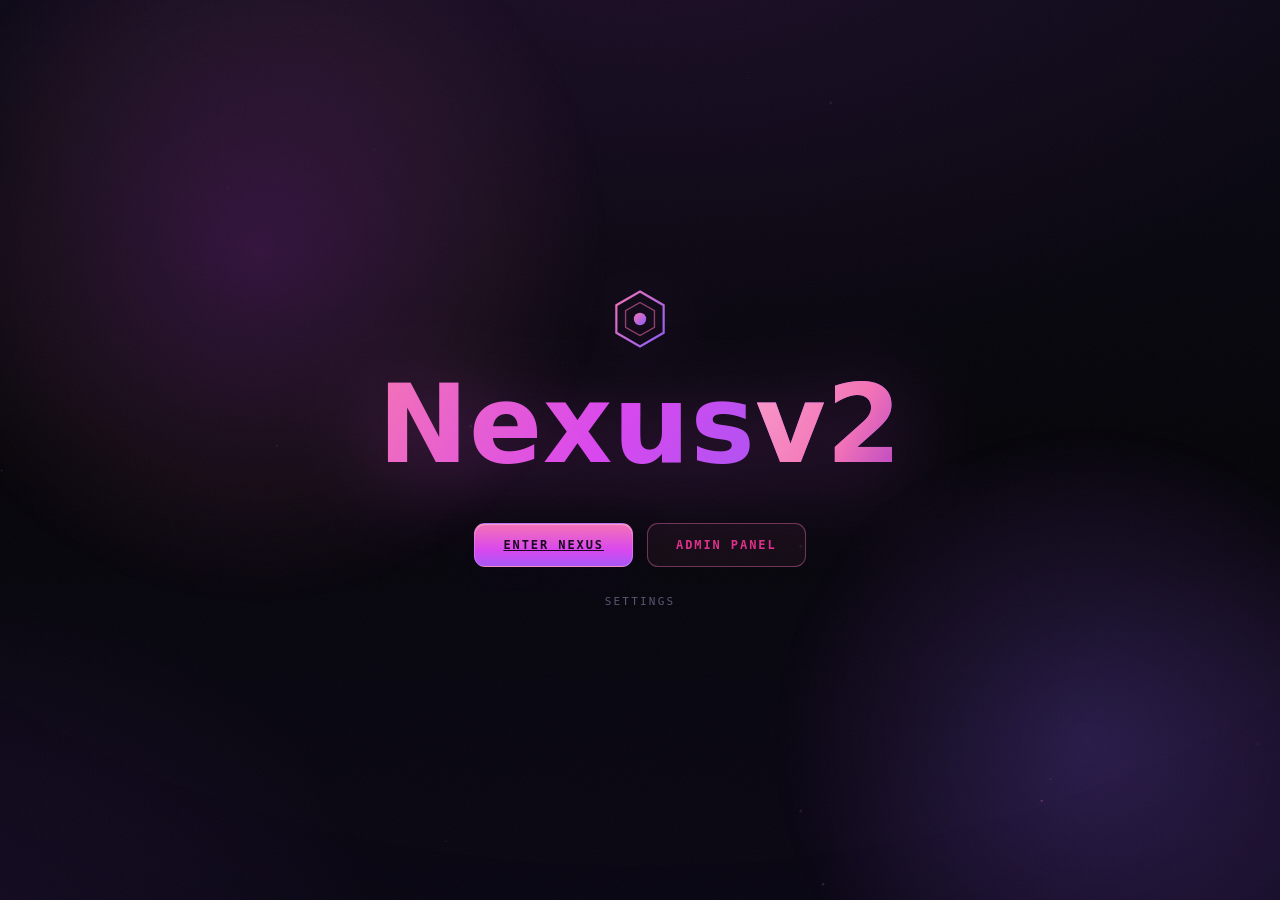
<file: index.html>
<!DOCTYPE html>
<html lang="en">
<head>
  <meta charset="UTF-8" />
  <meta name="viewport" content="width=device-width, initial-scale=1.0" />
  <meta name="color-scheme" content="dark" />
  <title>Nexusv2</title>
  <link rel="icon" href="data:image/svg+xml,%3Csvg xmlns='http://www.w3.org/2000/svg' viewBox='0 0 48 48'%3E%3Cdefs%3E%3ClinearGradient id='g' x1='0' y1='0' x2='1' y2='1'%3E%3Cstop offset='0' stop-color='%23f472b6'/%3E%3Cstop offset='1' stop-color='%238b5cf6'/%3E%3C/linearGradient%3E%3C/defs%3E%3Cpath d='M24 4l17.2 10v20L24 44 6.8 34V14z' fill='none' stroke='url(%23g)' stroke-width='3'/%3E%3Ccircle cx='24' cy='24' r='4' fill='url(%23g)'/%3E%3C/svg%3E" />
  <link rel="stylesheet" href="css/style.css" />
</head>
<body>

  <div class="bg-stage">
    <div class="aura aura-a"></div>
    <div class="aura aura-b"></div>
  </div>
  <div class="vignette"></div>
  <canvas id="particles"></canvas>
  <div class="noise"></div>

  <main class="screen">
    <div class="hero">
      <div class="mark" aria-hidden="true">
        <svg viewBox="0 0 48 48" fill="none">
          <defs>
            <linearGradient id="hexg" x1="0" y1="0" x2="1" y2="1">
              <stop offset="0" stop-color="var(--mark-pink, var(--pink))"/>
              <stop offset="1" stop-color="var(--mark-vio, var(--vio-deep))"/>
            </linearGradient>
          </defs>
          <path d="M24 4 L41.2 14 L41.2 34 L24 44 L6.8 34 L6.8 14 Z" stroke="url(#hexg)" stroke-width="1.6"/>
          <path d="M24 12 L34.5 18 L34.5 30 L24 36 L13.5 30 L13.5 18 Z" stroke="var(--mark-pink, var(--pink))" stroke-width="1" opacity="0.55"/>
          <circle cx="24" cy="24" r="4.5" fill="url(#hexg)"/>
        </svg>
      </div>

      <h1 class="logo">Nexus<span class="v2">v2</span></h1>

      <div class="actions">
        <a class="btn btn-primary" id="btn-enter" href="home.html">Enter Nexus</a>
        <button class="btn btn-outline" id="btn-admin">Admin Panel</button>
      </div>
      <button class="btn-quiet" id="btn-settings">Settings</button>
    </div>
  </main>

  <section class="screen settings-screen hidden" id="screen-settings" aria-hidden="true">
    <div class="panel" role="dialog" aria-modal="true" aria-labelledby="settings-title">
      <header class="panel-head">
        <div class="kicker">Options</div>
        <h2 class="panel-title" id="settings-title">Settings</h2>
      </header>

      <div class="panel-body">
        <div class="section">
          <h3 class="sec-label">Display</h3>

          <label class="row">
            <span class="row-info">
              <span class="row-name">Film grain</span>
              <span class="row-sub">texture</span>
            </span>
            <span class="sw">
              <input type="checkbox" data-pref="grain" />
              <span class="sw-track"></span>
              <span class="sw-knob"></span>
            </span>
          </label>

          <div class="field">
            <span class="row-name">Grain amount</span>
            <div class="seg" data-pref="grainamt">
              <button class="seg-btn" data-val="subtle" aria-pressed="false">Subtle</button>
              <button class="seg-btn" data-val="std" aria-pressed="false">Standard</button>
              <button class="seg-btn" data-val="heavy" aria-pressed="false">Heavy</button>
            </div>
          </div>

          <label class="row">
            <span class="row-info">
              <span class="row-name">Background aura</span>
              <span class="row-sub">background glow</span>
            </span>
            <span class="sw">
              <input type="checkbox" data-pref="aura" />
              <span class="sw-track"></span>
              <span class="sw-knob"></span>
            </span>
          </label>

          <label class="row">
            <span class="row-info">
              <span class="row-name">Logo glow</span>
              <span class="row-sub">glow around logo</span>
            </span>
            <span class="sw">
              <input type="checkbox" data-pref="glow" />
              <span class="sw-track"></span>
              <span class="sw-knob"></span>
            </span>
          </label>
        </div>

        <div class="section">
          <h3 class="sec-label">Particles</h3>

          <label class="row">
            <span class="row-info">
              <span class="row-name">Ambient particles</span>
              <span class="row-sub">floating dots</span>
            </span>
            <span class="sw">
              <input type="checkbox" data-pref="particles" />
              <span class="sw-track"></span>
              <span class="sw-knob"></span>
            </span>
          </label>

          <div class="field">
            <span class="row-name">Particle density</span>
            <div class="seg" data-pref="density">
              <button class="seg-btn" data-val="low" aria-pressed="false">Low</button>
              <button class="seg-btn" data-val="med" aria-pressed="false">Medium</button>
              <button class="seg-btn" data-val="high" aria-pressed="false">High</button>
            </div>
          </div>

          <div class="field">
            <span class="row-name">Particle speed</span>
            <div class="seg" data-pref="speed">
              <button class="seg-btn" data-val="drift" aria-pressed="false">Drift</button>
              <button class="seg-btn" data-val="med" aria-pressed="false">Float</button>
              <button class="seg-btn" data-val="fast" aria-pressed="false">Fast</button>
            </div>
          </div>

          <label class="row">
            <span class="row-info">
              <span class="row-name">Particle bloom</span>
              <span class="row-sub">glow on dots</span>
            </span>
            <span class="sw">
              <input type="checkbox" data-pref="bloom" />
              <span class="sw-track"></span>
              <span class="sw-knob"></span>
            </span>
          </label>
        </div>

        <div class="section">
          <h3 class="sec-label">Appearance</h3>

          <div class="field">
            <span class="row-name">Accent colour</span>

            <div class="swatches" id="swatches"></div>

            <div class="adv">
              <button type="button" class="adv-toggle" id="adv-toggle" aria-expanded="false">
                <span>Exact colour picker</span>
                <span class="adv-chev" aria-hidden="true"></span>
              </button>
              <div class="adv-body" id="adv-body">
                <div class="adv-row">
                  <span class="swatch" id="swatch" aria-hidden="true"></span>
                  <input type="color" data-pref="custom" id="color-input" value="#f472b6" aria-label="Exact accent colour" />
                  <code class="adv-hex" id="hex-out">#F472B6</code>
                </div>
                <p class="adv-note">Custom base colour. The rest of the theme follows.</p>
              </div>
            </div>
          </div>
        </div>

        <div class="section">
          <h3 class="sec-label">Motion</h3>

          <label class="row">
            <span class="row-info">
              <span class="row-name">Reduce motion</span>
              <span class="row-sub">turns off all animation</span>
            </span>
            <span class="sw">
              <input type="checkbox" data-pref="motion" />
              <span class="sw-track"></span>
              <span class="sw-knob"></span>
            </span>
          </label>
        </div>

        <div class="section">
          <h3 class="sec-label">Mode</h3>
          <div class="field">
            <span class="row-name">Mode</span>
            <select class="wiz-input" id="settings-mode" data-pref="mode">
              <option value="home">Home — dark, normal Nexus</option>
              <option value="school">School — light, looks like Drive</option>
            </select>
            <p class="wiz-hint">This setting is experimental</p>
            <p class="wiz-hint">Home is dark, School is light to blend in</p>
          </div>
        </div>
      </div>

      <footer class="panel-foot">
        <button class="btn-link" id="btn-reset">Reset to defaults</button>
        <button class="btn btn-primary" id="btn-done">Done</button>
      </footer>
    </div>
  </section>

  <section class="screen admin-screen hidden" id="screen-admin" aria-hidden="true">
    <div class="panel" role="dialog" aria-modal="true" aria-labelledby="admin-title">
      <header class="panel-head">
        <div class="kicker">Restricted Area</div>
        <h2 class="panel-title" id="admin-title">Admin Panel</h2>
      </header>

      <div class="admin-lock" id="admin-lock">
        <p class="admin-note">Enter the admin code to continue.</p>
        <form id="lock-form" autocomplete="off">
          <input type="password" class="code-input" id="lock-code" placeholder="admin code" maxlength="64" spellcheck="false" />
          <button type="submit" class="btn btn-primary btn-block" id="lock-submit">Unlock</button>
        </form>
        <p class="lock-hint" id="lock-hint"></p>
        <p class="admin-msg" id="lock-msg"></p>
      </div>

      <div class="admin-body hidden" id="admin-body">
        <div class="section">
          <h3 class="sec-label">System</h3>
          <div class="stat"><span>Build</span><span id="sys-build">nexus v2.0</span></div>
          <div class="stat"><span>Session</span><span id="sys-sess">—</span></div>
          <div class="stat"><span>Public</span><span id="sys-tunnel">—</span></div>
          <div class="admin-actions">
            <button class="btn btn-outline btn-sm" id="adm-lock">Lock session</button>
            <button class="btn btn-outline btn-sm" id="adm-open-settings">User settings</button>
          </div>
        </div>

        <div class="section">
          <h3 class="sec-label">Security</h3>
          <form id="code-form" autocomplete="off">
            <input type="password" class="code-input" id="adm-cur" placeholder="current code" maxlength="64" spellcheck="false" />
            <input type="password" class="code-input" id="adm-new" placeholder="new code" maxlength="64" spellcheck="false" />
            <input type="password" class="code-input" id="adm-conf" placeholder="confirm new code" maxlength="64" spellcheck="false" />
            <div class="strength" id="strength"><span class="strength-bar"></span><span id="strength-label">weak</span></div>
            <button type="submit" class="btn btn-outline btn-sm">Change code</button>
            <p class="admin-msg" id="code-msg"></p>
          </form>
          <div class="field">
            <span class="row-name">Max attempts</span>
            <input type="number" data-apref="maxAtt" min="1" max="20" />
          </div>
          <div class="field">
            <span class="row-name">Lockout minutes</span>
            <input type="number" data-apref="lockMin" min="1" max="120" />
          </div>
          <div class="field">
            <span class="row-name">Audit log</span>
            <div class="log" id="adm-log"></div>
            <button type="button" class="btn-link" id="adm-clear-log">Clear log</button>
          </div>
        </div>

        <div class="section">
          <h3 class="sec-label">Data</h3>
          <button type="button" class="btn btn-outline btn-sm" id="adm-export">Copy config</button>
          <textarea class="cfg-area" id="adm-import" placeholder="paste config JSON here…" spellcheck="false"></textarea>
          <button type="button" class="btn btn-outline btn-sm" id="adm-import-btn">Apply imported config</button>
          <p class="admin-msg" id="import-msg"></p>
          <div class="admin-actions">
            <button type="button" class="btn btn-outline btn-sm danger" id="adm-wipe">Wipe all data</button>
            <button type="button" class="btn btn-outline btn-sm danger hidden" id="adm-wipe-confirm">Confirm wipe</button>
          </div>
        </div>
      </div>

      <footer class="panel-foot">
        <button class="btn-link" id="admin-close">Close</button>
      </footer>
    </div>
  </section>

  <section class="screen profile-screen hidden" id="screen-profile" aria-hidden="true">
    <div class="panel" role="dialog" aria-modal="true" aria-labelledby="profile-title">
      <header class="panel-head">
        <div class="kicker">First Contact</div>
        <h2 class="panel-title" id="profile-title">Claim your node</h2>
      </header>

      <div class="wiz-steps" id="wiz-steps">
        <button type="button" class="wiz-dot active" data-step="0" aria-current="step" aria-label="Step 1: identity"></button>
        <button type="button" class="wiz-dot" data-step="1" aria-label="Step 2: look"></button>
        <button type="button" class="wiz-dot" data-step="2" aria-label="Step 3: enter"></button>
      </div>

      <div class="panel-body">
        <div class="wiz-step active" data-step="0">
          <div class="avatar-big" id="wiz-av-preview" style="--wiz-accent:#f472b6" aria-hidden="true">
            <span class="av-glyph" id="wiz-av-glyph">✦</span>
          </div>

          <div class="field">
            <span class="row-name">Handle</span>
            <input class="wiz-input" id="wiz-handle" maxlength="24" placeholder="your handle" spellcheck="false" autocomplete="off" />
            <p class="wiz-hint" id="wiz-handle-hint">Pick a handle — it's how the mesh finds you.</p>
            <button type="button" class="btn-link wiz-dice" id="wiz-dice">surprise me</button>
          </div>

          <div class="field">
            <span class="row-name">Display name</span>
            <input class="wiz-input" id="wiz-display" maxlength="36" placeholder="what others call you" spellcheck="false" autocomplete="off" />
          </div>

          <div class="field">
            <span class="row-name">Bio line</span>
            <input class="wiz-input" id="wiz-bio" maxlength="160" placeholder="one line, tell the mesh who you are" spellcheck="false" />
          </div>

          <div class="field">
            <span class="row-name">Mode</span>
            <select class="wiz-input" id="wiz-mode">
              <option value="home">Home — normal look, dark</option>
              <option value="school">School — looks like Drive, light to bypass filters</option>
            </select>
            <p class="wiz-hint">This setting is experimental</p>
            <p class="wiz-hint">you can change it later in settings</p>
          </div>
        </div>

        <div class="wiz-step" data-step="1">
          <div class="field">
            <span class="row-name">Pick a symbol</span>
            <div class="glyph-grid" id="wiz-glyphs"></div>
          </div>
          <div class="field">
            <span class="row-name">Pick a colour</span>
            <div class="swatches" id="wiz-swatches"></div>
          </div>
        </div>

        <div class="wiz-step" data-step="2">
          <div class="wiz-done">
            <div class="done-ring" id="wiz-done-ring" style="--wiz-accent:#f472b6" aria-hidden="true">
              <span class="av-glyph" id="wiz-done-glyph">✦</span>
            </div>
            <h3 class="wiz-done-title">Welcome to the mesh, <span id="wiz-done-name">Explorer</span>.</h3>
            <p class="wiz-done-sub">Your node is registered and ready to sync.</p>
          </div>
        </div>
      </div>

      <footer class="panel-foot">
        <button class="btn-link" id="wiz-back" hidden>Back</button>
        <button class="btn btn-primary" id="wiz-next">Continue</button>
      </footer>
    </div>
  </section>

  <div class="modal hidden" id="screen-mode-popup" aria-hidden="true" style="position:fixed;inset:0;z-index:60;display:flex;align-items:center;justify-content:center;padding:20px;background:rgba(4,3,8,.6);backdrop-filter:blur(8px)">
    <div class="panel" role="dialog" aria-modal="true" aria-labelledby="mode-popup-title" style="max-width:380px;width:100%;text-align:center">
      <div style="width:44px;height:44px;margin:0 auto 14px;border-radius:50%;background:#fff;display:grid;place-items:center;box-shadow:0 4px 16px rgba(0,0,0,.2)">🎒</div>
      <h2 class="panel-title" id="mode-popup-title" style="text-align:center;font-size:20px">go school mode?</h2>
      <p style="color:var(--muted);font-size:13px;line-height:1.6;margin-top:10px">makes it look like Drive — that's why it flips to light. still experimental so some things might be janky.</p>
      <p style="color:var(--faint);font-size:11px;margin-top:8px">you can flip back to home in settings anytime</p>
      <div style="display:flex;gap:10px;justify-content:center;margin-top:20px">
        <button class="btn btn-outline" id="mode-cancel" style="flex:1">nah</button>
        <button class="btn btn-primary" id="mode-confirm" style="flex:1">yeah</button>
      </div>
    </div>
  </div>

  <script src="js/theme.js"></script>
  <script src="js/startup.js"></script>
</body>
</html>
</file>
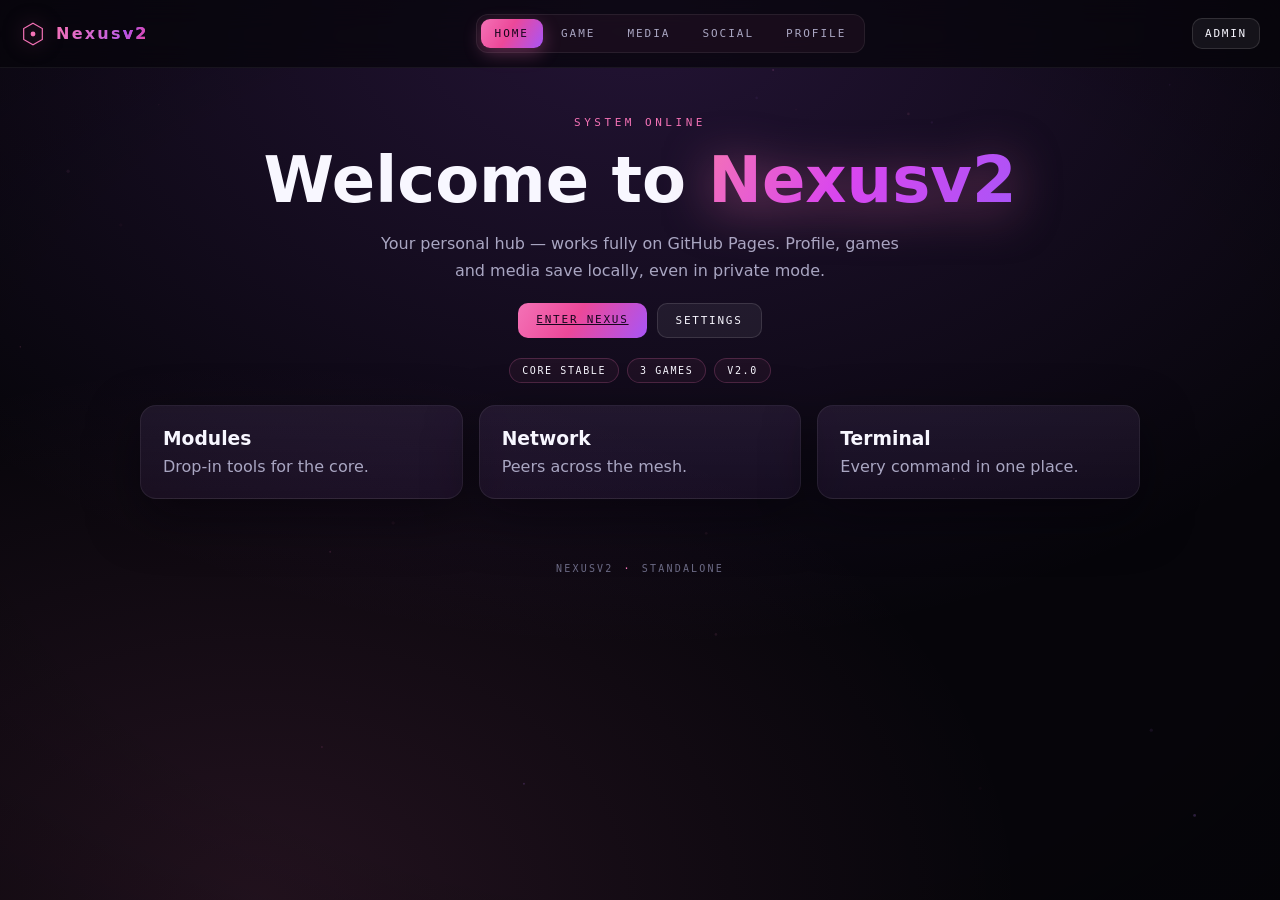
<file: nexus.html>
<!DOCTYPE html>
<html lang="en">
<head>
<meta charset="UTF-8" />
<meta name="viewport" content="width=device-width,initial-scale=1" />
<meta name="color-scheme" content="dark" />
<title>Nexusv2</title>
<link rel="icon" href="data:image/svg+xml,%3Csvg xmlns='http://www.w3.org/2000/svg' viewBox='0 0 48 48'%3E%3Cdefs%3E%3ClinearGradient id='g' x1='0' y1='0' x2='1' y2='1'%3E%3Cstop offset='0' stop-color='%23f472b6'/%3E%3Cstop offset='1' stop-color='%238b5cf6'/%3E%3C/linearGradient%3E%3C/defs%3E%3Cpath d='M24 4l17.2 10v20L24 44 6.8 34V14z' fill='none' stroke='url(%23g)' stroke-width='3'/%3E%3Ccircle cx='24' cy='24' r='4' fill='url(%23g)'/%3E%3C/svg%3E" />
<style>
:root{--pink:#f472b6;--magenta:#d946ef;--violet:#a855f7;--vio-deep:#8b5cf6;--text:#f8f7ff;--muted:#a9a6c2;--faint:#6b6a85;--bg:#06050a;--grad:linear-gradient(120deg,#f472b6 0%,#d946ef 45%,#a855f7 100%);--btn-grad:linear-gradient(120deg,#f472b6 0%,#ec4899 45%,#a855f7 100%);--glow:rgba(244,114,182,.5);--font-m:ui-monospace,Menlo,monospace;--font-d:system-ui,sans-serif;--ease:cubic-bezier(.22,1,.36,1)}
*{box-sizing:border-box;margin:0} html,body{height:100%} body{font-family:var(--font-d);background:var(--bg);color:var(--text);overflow-x:hidden}
.bg-stage{position:fixed;inset:0;z-index:-3;background:radial-gradient(120% 120% at 50% 0%,rgba(168,85,247,.18),transparent 60%),radial-gradient(100% 100% at 20% 100%,rgba(244,114,182,.12),transparent 60%),var(--bg)}
.vignette{position:fixed;inset:0;z-index:-2;pointer-events:none;background:radial-gradient(120% 120% at 50% 50%,transparent 40%,rgba(0,0,0,.55) 100%)}
#particles{position:fixed;inset:0;z-index:-1;pointer-events:none}
.nav{position:sticky;top:0;z-index:20;display:flex;align-items:center;justify-content:space-between;gap:16px;padding:14px 20px;background:rgba(6,5,10,.72);backdrop-filter:blur(14px);border-bottom:1px solid rgba(255,255,255,.06)}
.nav-brand{display:flex;align-items:center;gap:10px;text-decoration:none;color:var(--text)}
.brand-mark{width:26px;height:26px;filter:drop-shadow(0 0 10px var(--glow))}
.nav-name{font-weight:700;letter-spacing:.14em;background:linear-gradient(120deg,#f472b6,#a855f7);-webkit-background-clip:text;color:transparent}
.tabs{display:flex;gap:4px;padding:4px;border-radius:12px;border:1px solid rgba(255,255,255,.07);background:color-mix(in srgb,var(--pink) 5%,transparent)}
.tab-btn{border:none;background:none;cursor:pointer;font-family:var(--font-m);font-size:11px;letter-spacing:.18em;text-transform:uppercase;color:var(--muted);padding:8px 14px;border-radius:9px;transition:.3s var(--ease)}
.tab-btn.active{color:#17051e;background:var(--btn-grad);box-shadow:0 6px 18px rgba(244,114,182,.3)}
.page{max-width:1040px;margin:0 auto;padding:48px 20px 40px;display:flex;flex-direction:column;gap:64px}
.hero{text-align:center}.kicker{font-family:var(--font-m);font-size:11px;letter-spacing:.32em;text-transform:uppercase;color:var(--pink);margin-bottom:18px}
.hero-title{font-size:clamp(36px,8vw,64px);font-weight:700;line-height:1.05}
.hero-grad{background:var(--grad);-webkit-background-clip:text;color:transparent;filter:drop-shadow(0 8px 24px var(--glow))}
.lede{max-width:520px;margin:16px auto 0;color:var(--muted);line-height:1.7}
.chips{display:flex;flex-wrap:wrap;justify-content:center;gap:8px;margin-top:20px}
.chip{display:inline-flex;align-items:center;gap:6px;padding:6px 12px;border-radius:999px;border:1px solid color-mix(in srgb,var(--pink) 22%,transparent);background:color-mix(in srgb,var(--pink) 5%,transparent);font-family:var(--font-m);font-size:10px;letter-spacing:.16em;text-transform:uppercase}
.card{padding:22px;border-radius:16px;border:1px solid rgba(255,255,255,.07);background:linear-gradient(180deg,rgba(255,255,255,.035),rgba(255,255,255,.008)),color-mix(in srgb,var(--violet) 6%,transparent);box-shadow:0 18px 50px rgba(3,2,8,.5)}
.grid{display:grid;grid-template-columns:repeat(auto-fit,minmax(240px,1fr));gap:16px}
.btn{border:none;cursor:pointer;font-family:var(--font-m);font-size:11px;letter-spacing:.16em;text-transform:uppercase;padding:10px 18px;border-radius:10px;transition:.25s var(--ease)}
.btn-primary{background:var(--btn-grad);color:#17051e}
.btn-outline{background:rgba(255,255,255,.06);color:var(--text);border:1px solid rgba(255,255,255,.12)}
.tab-panel{display:none}.tab-panel.active{display:block;animation:tabIn .45s var(--ease)} @keyframes tabIn{from{opacity:0;transform:translateY(10px)}to{opacity:1;transform:translateY(0)}}
.game-cover{height:96px;border-radius:11px;margin:-22px -22px 14px;display:grid;place-items:center;background:radial-gradient(120% 160% at 75% 0%,color-mix(in srgb,var(--ga,#f472b6) 55%,transparent),transparent 60%),#0b0915;border-bottom:1px solid rgba(255,255,255,.07);font-size:36px}
.game-foot{margin-top:12px;display:flex;justify-content:space-between;align-items:center}
.social-wip{margin:18px 0;padding:18px;border-radius:16px;border:1px dashed rgba(244,114,182,.35);background:linear-gradient(180deg,rgba(244,114,182,.08),rgba(168,85,247,.06));display:grid;place-items:center;text-align:center}
.social-wip-badge{display:inline-flex;padding:4px 10px;border-radius:999px;background:var(--btn-grad);color:#17051e;font-family:var(--font-m);font-size:10px;letter-spacing:.18em;text-transform:uppercase}
.social-shell.wip-dim{opacity:.38;filter:saturate(.7) blur(.3px);pointer-events:none;user-select:none}
.social-shell{display:grid;grid-template-columns:1.35fr .85fr;gap:16px}
@media(max-width:720px){.social-shell{grid-template-columns:1fr} .nav{flex-wrap:wrap} .tabs{order:3;width:100%;justify-content:center}}
.modal{position:fixed;inset:0;z-index:50;display:flex;align-items:center;justify-content:center;padding:20px;background:rgba(4,3,8,.6);backdrop-filter:blur(8px)}
.modal.hidden{display:none} .modal-card{width:100%;max-width:460px;max-height:90vh;overflow:auto;border-radius:18px;border:1px solid rgba(255,255,255,.1);background:linear-gradient(180deg,#0e0b18,#0a0813);padding:22px;box-shadow:0 30px 90px rgba(3,2,8,.8)}
.mf-label{display:block;font-family:var(--font-m);font-size:10px;letter-spacing:.2em;text-transform:uppercase;color:var(--muted);margin-bottom:6px}
input[type=text],input[type=password],input[type=file],select,textarea{width:100%;color:var(--text);background:rgba(0,0,0,.35);border:1px solid rgba(255,255,255,.1);border-radius:10px;padding:10px 12px;font-family:var(--font-d);font-size:14px}
textarea{min-height:72px;resize:vertical}
.foot{display:flex;justify-content:center;gap:10px;padding:24px;font-family:var(--font-m);font-size:10px;letter-spacing:.22em;text-transform:uppercase;color:var(--faint)}
.glyph-grid{display:grid;grid-template-columns:repeat(8,1fr);gap:8px} .glyph-btn{aspect-ratio:1;border-radius:10px;border:1px solid rgba(255,255,255,.1);background:rgba(255,255,255,.04);color:var(--text);font-size:18px;cursor:pointer} .glyph-btn.active{border-color:var(--pink);background:color-mix(in srgb,var(--pink) 18%,transparent)}
.swatches{display:flex;flex-wrap:wrap;gap:8px} .swatch-btn{width:32px;height:32px;border-radius:50%;border:2px solid transparent;cursor:pointer} .swatch-btn.active{border-color:#fff;box-shadow:0 0 0 2px var(--pink)}
.avatar-big{width:84px;height:84px;margin:0 auto 14px;border-radius:50%;display:grid;place-items:center;font-size:32px;background:var(--btn-grad);color:#fff;box-shadow:0 0 0 3px var(--wiz-accent,#f472b6)}
</style>
</head>
<body>
<div class="bg-stage"></div><div class="vignette"></div><canvas id="particles"></canvas>
<header class="nav">
  <a class="nav-brand" href="#"><svg class="brand-mark" viewBox="0 0 48 48" fill="none"><path d="M24 4 L41.2 14 L41.2 34 L24 44 L6.8 34 L6.8 14 Z" stroke="#f472b6" stroke-width="2.2"/><circle cx="24" cy="24" r="4.5" fill="#f472b6"/></svg><span class="nav-name">Nexus<span style="background:linear-gradient(120deg,#a855f7,#ec4899);-webkit-background-clip:text;color:transparent">v2</span></span></a>
  <nav class="tabs" role="tablist"><button class="tab-btn active" data-tab="home">Home</button><button class="tab-btn" data-tab="game">Game</button><button class="tab-btn" data-tab="media">Media</button><button class="tab-btn" data-tab="social">Social</button><button class="tab-btn" data-tab="profile">Profile</button></nav>
  <button class="btn btn-outline" id="btn-admin" style="padding:8px 12px">Admin</button>
</header>

<main class="page">
  <section class="tab-panel active" data-panel="home">
    <div class="hero"><p class="kicker">System online</p><h1 class="hero-title">Welcome to <span class="hero-grad">Nexusv2</span></h1><p class="lede">Your personal hub — works fully on GitHub Pages. Profile, games and media save locally, even in private mode.</p>
      <div style="margin-top:18px;display:flex;gap:10px;justify-content:center"><a class="btn btn-primary" id="btn-enter" href="#">Enter Nexus</a><button class="btn btn-outline" id="btn-settings">Settings</button></div>
      <div class="chips"><span class="chip">core stable</span><span class="chip" id="game-count">0 games</span><span class="chip">v2.0</span></div></div>
    <div class="grid" style="margin-top:22px"><div class="card"><h3>Modules</h3><p style="color:var(--muted);margin-top:8px">Drop-in tools for the core.</p></div><div class="card"><h3>Network</h3><p style="color:var(--muted);margin-top:8px">Peers across the mesh.</p></div><div class="card"><h3>Terminal</h3><p style="color:var(--muted);margin-top:8px">Every command in one place.</p></div></div>
  </section>

  <section class="tab-panel" data-panel="game"><div class="hero"><p class="kicker">Game</p><h1 class="hero-title">Your <span class="hero-grad">Game Hub</span></h1><p class="lede">Add HTML games via Admin — they save locally on Pages.</p><div class="chips"><span class="chip" id="game-count2">0 games</span><span class="chip">local save</span></div></div><div id="game-grid" class="grid"></div><p id="games-status" style="text-align:center;color:var(--muted);font-family:var(--font-m);margin-top:10px"></p></section>

  <section class="tab-panel" data-panel="media"><div class="hero"><p class="kicker">Media</p><h1 class="hero-title">Your <span class="hero-grad">Media Deck</span></h1><p class="lede">Add audio/video files or links — local on Pages.</p><div class="chips"><span class="chip" id="media-count">0 items</span></div></div><div id="media-grid" class="grid"></div></section>

  <section class="tab-panel" data-panel="social">
    <div class="hero"><p class="kicker">Social</p><h1 class="hero-title">Your <span class="hero-grad">Social Grid</span></h1><p class="lede">Text friends, groups and ratings — coming soon.</p></div>
    <div class="social-wip"><div style="display:grid;gap:8px;justify-items:center;max-width:520px"><span class="social-wip-badge">WIP</span><h3>Social — Work in Progress</h3><p style="color:var(--muted)">Texting, friends and ratings are being rebuilt. Your profile, games and media already save — even in private mode.</p></div></div>
    <div class="social-shell wip-dim" style="margin-top:16px"><div class="card">Texting (WIP)</div><div class="card">Network (WIP)</div></div>
  </section>

  <section class="tab-panel" data-panel="profile">
    <div class="hero"><p class="kicker">Profile</p><h1 class="hero-title">Hello, <span class="hero-grad" id="profile-hero-name">@operator</span></h1><p class="lede" id="profile-hero-bio">Handle, avatar and activity — everything this node presents.</p></div>
    <div class="card" style="margin-top:16px"><div id="profile-preview" style="width:64px;height:64px;border-radius:50%;display:grid;place-items:center;background:var(--btn-grad);font-weight:800;margin-bottom:12px">N</div>
      <label><span class="mf-label">Username</span><input type="text" id="profile-handle" maxlength="24" placeholder="@operator" /></label>
      <label style="margin-top:10px;display:block"><span class="mf-label">Display name</span><input type="text" id="profile-display" maxlength="36" /></label>
      <label style="margin-top:10px;display:block"><span class="mf-label">Bio</span><textarea id="profile-bio" maxlength="160"></textarea></label>
      <button class="btn btn-primary" id="profile-save" style="margin-top:12px">Save profile</button><span id="profile-msg" style="margin-left:10px;font-family:var(--font-m);color:var(--pink)"></span>
    </div>
  </section>
</main>

<footer class="foot"><span>Nexusv2</span><span style="color:var(--pink)">·</span><span>standalone</span></footer>

<div class="modal hidden" id="admin-modal"><div class="modal-card"><h2>Admin Panel</h2><p style="color:var(--muted);margin:6px 0 12px">Code is <code>0000</code> by default</p><input type="password" id="admin-code" placeholder="admin code" /><button class="btn btn-primary" id="admin-unlock" style="margin-top:10px;width:100%">Unlock</button><p id="admin-lock-msg" style="color:#fb7185;margin-top:8px"></p>
  <div id="admin-body" class="hidden" style="margin-top:16px"><h3>Add Game</h3><input type="text" id="ag-title" placeholder="title" style="margin-top:8px" /><input type="text" id="ag-url" placeholder="games/name.html or https://…" style="margin-top:8px" /><input type="file" id="ag-file" accept=".html,.htm" style="margin-top:8px" /><button class="btn btn-primary" id="ag-add" style="margin-top:8px">Add game</button><p id="ag-msg"></p>
  <h3 style="margin-top:18px">Add Media</h3><input type="text" id="mm-title" placeholder="title" style="margin-top:8px" /><input type="text" id="mm-url" placeholder="https://… or leave for file" style="margin-top:8px" /><input type="file" id="mm-file" accept="audio/*,video/*" style="margin-top:8px" /><button class="btn btn-primary" id="mm-add" style="margin-top:8px">Add media</button><p id="mm-msg"></p>
  <button class="btn btn-outline" id="admin-done" style="margin-top:16px;width:100%">Done</button></div></div></div>

<div class="modal hidden" id="profile-modal"><div class="modal-card" style="text-align:center"><div class="avatar-big" id="wiz-av" style="--wiz-accent:#f472b6"><span id="wiz-glyph">✦</span></div><h2>Claim your node</h2>
  <input type="text" id="wiz-handle" maxlength="24" placeholder="@handle" style="margin-top:12px" /><input type="text" id="wiz-display" maxlength="36" placeholder="Display name" style="margin-top:8px" /><input type="text" id="wiz-bio" maxlength="160" placeholder="Bio line" style="margin-top:8px" />
  <div class="glyph-grid" id="wiz-glyphs" style="margin-top:12px"></div><div class="swatches" id="wiz-swatches" style="margin-top:12px"></div>
  <button class="btn btn-primary" id="wiz-next" style="margin-top:14px;width:100%">Enter Nexus</button></div></div>

<script>
(()=>{const _mem={};function wnGet(k){try{const o=JSON.parse(window.name||'');if(o&&typeof o==='object'&&k in o)return String(o[k])}catch(e){}return null}function wnSet(k,v){try{let o={};try{o=JSON.parse(window.name||'')||{}}catch(e){o={}};o[k]=String(v);window.name=JSON.stringify(o)}catch(e){}};const store={get(k,d){if(k in _mem)return _mem[k];try{const v=localStorage.getItem(k);if(v!==null)return v}catch(e){}try{const v=sessionStorage.getItem(k);if(v!==null)return v}catch(e){}try{const esc=k.replace(/[.*+?^${}()|[\]\\]/g,'\\$&');const m=document.cookie.match(new RegExp('(?:^|; )'+esc+'=([^;]*)'));if(m)return decodeURIComponent(m[1])}catch(e){}const w=wnGet(k);return w!==null?w:d},set(k,v){const s=String(v);_mem[k]=s;wnSet(k,s);try{localStorage.setItem(k,s)}catch(e){}try{sessionStorage.setItem(k,s)}catch(e){}try{document.cookie=k+'='+encodeURIComponent(s)+'; path=/; max-age=31536000; SameSite=Lax'}catch(e){}}};window.NexusStore=store;
const GAMES_KEY='nx_static_games',MEDIA_KEY='nx_static_media';
let GAMES=[];try{const r=store.get(GAMES_KEY,null);if(r){const a=JSON.parse(r);if(Array.isArray(a))GAMES=a}}catch(e){};if(!GAMES.length)GAMES=[{id:'g-pong',title:'Pong',desc:'Classic rally',url:'games/pong.html',accent:'#f472b6',icon:'🏓'},{id:'g-snake',title:'Snake',desc:'Grow the snake',url:'games/snake.html',accent:'#22d3ee',icon:'🐍'},{id:'g-memory',title:'Memory',desc:'Match every pair',url:'games/memory.html',accent:'#a855f7',icon:'🧠'}];
let MEDIA=[];try{const r=store.get(MEDIA_KEY,null);if(r){const a=JSON.parse(r);if(Array.isArray(a))MEDIA=a}}catch(e){};
function saveGames(){try{store.set(GAMES_KEY,JSON.stringify(GAMES))}catch(e){}};function saveMedia(){try{store.set(MEDIA_KEY,JSON.stringify(MEDIA))}catch(e){}};
const cvs=document.getElementById('particles'),ctx=cvs?cvs.getContext('2d'):null;let w=0,h=0,parts=[];function resize(){if(!ctx)return;const dpr=Math.min(devicePixelRatio||1,2);w=innerWidth;h=innerHeight;cvs.width=w*dpr;cvs.height=h*dpr;cvs.style.width=w+'px';cvs.style.height=h+'px';ctx.setTransform(dpr,0,0,dpr,0,0)}function seed(){parts=[];for(let i=0;i<28;i++)parts.push({x:Math.random()*w,y:Math.random()*h,r:.6+Math.random()*1.2,vx:(Math.random()-.5)*.07,vy:-(.02+Math.random()*.1),hue:[325,340,270][i%3],a:.07+Math.random()*.2,tw:Math.random()*6.28,tws:.01+Math.random()*.015})}function tick(){if(!ctx)return;ctx.clearRect(0,0,w,h);for(const p of parts){p.x+=p.vx;p.y+=p.vy;p.tw+=p.tws;if(p.y<-10){p.y=h+10;p.x=Math.random()*w}const a=p.a*(.5+.5*Math.sin(p.tw));ctx.beginPath();ctx.arc(p.x,p.y,p.r,0,6.283);ctx.fillStyle='hsla('+p.hue+',85%,72%,'+a+')';ctx.fill()}requestAnimationFrame(tick)}if(ctx){resize();seed();addEventListener('resize',()=>{resize();seed()});tick()}
document.querySelectorAll('.tab-btn').forEach(b=>b.addEventListener('click',()=>{document.querySelectorAll('.tab-btn').forEach(x=>x.classList.toggle('active',x===b));document.querySelectorAll('.tab-panel').forEach(p=>p.classList.toggle('active',p.dataset.panel===b.dataset.tab));scrollTo(0,0)}));
function renderGames(){const g=document.getElementById('game-grid');const s=document.getElementById('games-status');const c=document.getElementById('game-count'),c2=document.getElementById('game-count2');if(c)c.textContent=GAMES.length+' games';if(c2)c2.textContent=GAMES.length+' games';g.innerHTML='';if(!GAMES.length){if(s)s.textContent='no games yet — add via Admin';return}if(s)s.textContent='';GAMES.forEach(gm=>{const card=document.createElement('article');card.className='card';card.innerHTML='<div class="game-cover" style="--ga:'+(gm.accent||'#f472b6')+'">'+(gm.icon||'🎮')+'</div><h3>'+gm.title+'</h3><p style="color:var(--muted);margin-top:6px">'+(gm.desc||'')+'</p><div class="game-foot"><a class="btn btn-primary" href="'+gm.url+'" '+(gm.url.startsWith('data:')?'':'')+'>Play</a><button class="btn btn-outline" data-del="'+gm.id+'">✕</button></div>';g.appendChild(card)});g.querySelectorAll('[data-del]').forEach(b=>b.addEventListener('click',()=>{GAMES=GAMES.filter(x=>x.id!==b.dataset.del);saveGames();renderGames()}))}
function renderMedia(){const g=document.getElementById('media-grid'),c=document.getElementById('media-count');if(c)c.textContent=MEDIA.length+' items';g.innerHTML='';if(!MEDIA.length){g.innerHTML='<p style="color:var(--muted)">no media yet — add via Admin</p>';return}MEDIA.forEach(m=>{const card=document.createElement('article');card.className='card';const isLink=m.kind==='link';card.innerHTML='<div style="font-size:28px">'+(m.icon||'🎵')+'</div><h3 style="margin-top:8px">'+m.name+'</h3><p style="color:var(--muted);font-size:12px">'+m.kind+' · '+new Date(m.addedAt).toLocaleDateString()+'</p><div style="margin-top:10px;display:flex;gap:8px"><button class="btn btn-primary" data-play="'+m.id+'">Play</button><button class="btn btn-outline" data-del="'+m.id+'">✕</button></div>';g.appendChild(card)});g.querySelectorAll('[data-del]').forEach(b=>b.addEventListener('click',()=>{MEDIA=MEDIA.filter(x=>x.id!==b.dataset.del);saveMedia();renderMedia()}));g.querySelectorAll('[data-play]').forEach(b=>b.addEventListener('click',()=>{const m=MEDIA.find(x=>x.id===b.dataset.play);if(m)alert('Playing: '+(m.name||'')+'\n'+m.url)}))}
function loadProfile(){let d;try{d=JSON.parse(store.get('nx_profile','null'))}catch(e){d=null}if(!d||typeof d!=='object')d={};return{handle:String(d.handle||'@operator').slice(0,24),display:String(d.display||'Operator').slice(0,36),bio:String(d.bio||'Handle, avatar and activity').slice(0,160),accent:d.accent||'#f472b6',avatar:d.avatar||''}}let profile=loadProfile();function saveProfile(){try{store.set('nx_profile',JSON.stringify(profile))}catch(e){}try{const chk=store.get('nx_profile','');if(!chk||chk.indexOf(profile.handle)===-1){try{localStorage.setItem('nx_profile',JSON.stringify(profile))}catch(e){}try{sessionStorage.setItem('nx_profile',JSON.stringify(profile))}catch(e){}try{document.cookie='nx_profile='+encodeURIComponent(JSON.stringify(profile))+'; path=/; max-age=31536000; SameSite=Lax'}catch(e){}}}catch(e){};renderProfileBar()}
function renderProfileBar(){const n=document.getElementById('profile-hero-name'),b=document.getElementById('profile-hero-bio'),p=document.getElementById('profile-handle'),pd=document.getElementById('profile-display'),pb=document.getElementById('profile-bio'),pv=document.getElementById('profile-preview');if(n)n.textContent=profile.handle;if(b)b.textContent=profile.bio;if(p)p.value=profile.handle;if(pd)pd.value=profile.display;if(pb)pb.value=profile.bio;if(pv)pv.textContent=(profile.display||profile.handle||'N').charAt(0).toUpperCase()}
document.getElementById('profile-save').addEventListener('click',()=>{profile.handle=(document.getElementById('profile-handle').value.trim()||'@operator');if(profile.handle[0]!=='@')profile.handle='@'+profile.handle;profile.display=document.getElementById('profile-display').value.trim()||'Operator';profile.bio=document.getElementById('profile-bio').value.trim()||profile.bio;saveProfile();document.getElementById('profile-msg').textContent='Saved — even in private mode ✓';setTimeout(()=>document.getElementById('profile-msg').textContent='',1800)});
const wizGlyphs=['✦','✧','⋆','★','☆','♛','♞','♠','♥','♦','♣','❖','♫','✜'];const wizColors=['#f472b6','#ec4899','#a855f7','#8b5cf6','#6366f1','#22d3ee','#34d399','#fbbf24'];const wizGrid=document.getElementById('wiz-glyphs'),wizSw=document.getElementById('wiz-swatches');let wiz={g:'✦',c:'#f472b6'};wizGlyphs.forEach(g=>{const b=document.createElement('button');b.className='glyph-btn';b.textContent=g;b.addEventListener('click',()=>{wiz.g=g;document.querySelectorAll('.glyph-btn').forEach(x=>x.classList.toggle('active',x===b));document.getElementById('wiz-glyph').textContent=g});wizGrid.appendChild(b)});wizColors.forEach(c=>{const b=document.createElement('button');b.className='swatch-btn';b.style.background=c;b.addEventListener('click',()=>{wiz.c=c;document.querySelectorAll('.swatch-btn').forEach(x=>x.classList.toggle('active',x===b));document.getElementById('wiz-av').style.setProperty('--wiz-accent',c)});wizSw.appendChild(b)});
function openWiz(){document.getElementById('profile-modal').classList.remove('hidden')}function closeWiz(){document.getElementById('profile-modal').classList.add('hidden')}
document.getElementById('btn-enter').addEventListener('click',e=>{e.preventDefault();const ex=store.get('nx_profile',null);if(ex){try{const p=JSON.parse(ex);if(p&&p.handle) {location.reload();return}}catch(e){}} openWiz()});
document.getElementById('wiz-next').addEventListener('click',()=>{const h=document.getElementById('wiz-handle').value.trim()||'@explorer';const handle=h[0]==='@'?h:'@'+h;const display=document.getElementById('wiz-display').value.trim()||'Explorer';const bio=document.getElementById('wiz-bio').value.trim()||'Handle, avatar and activity';const svg='<svg xmlns="http://www.w3.org/2000/svg" viewBox="0 0 96 96"><rect width="96" height="96" rx="26" fill="'+wiz.c+'"/><text x="48" y="63" font-size="42" text-anchor="middle" fill="#fff">'+wiz.g+'</text></svg>';const avatar='data:image/svg+xml;charset=utf-8,'+encodeURIComponent(svg);profile={handle:handle.slice(0,24),display:display.slice(0,36),bio:bio.slice(0,160),accent:wiz.c,avatar:avatar};saveProfile();closeWiz();renderProfileBar();alert('Welcome '+handle+' — saved even in private mode ✓')});
document.getElementById('btn-admin').addEventListener('click',()=>document.getElementById('admin-modal').classList.remove('hidden'));document.getElementById('admin-done').addEventListener('click',()=>document.getElementById('admin-modal').classList.add('hidden'));
document.getElementById('admin-unlock').addEventListener('click',()=>{const code=document.getElementById('admin-code').value;if(code!=='0000'){document.getElementById('admin-lock-msg').textContent='wrong code (try 0000)';return}document.getElementById('admin-lock-msg').textContent='';document.getElementById('admin-body').classList.remove('hidden')});
document.getElementById('ag-add').addEventListener('click',()=>{const title=document.getElementById('ag-title').value.trim();if(!title){document.getElementById('ag-msg').textContent='title required';return}let url=document.getElementById('ag-url').value.trim();const f=document.getElementById('ag-file').files[0];const done=(u)=>{GAMES.push({id:'g'+Date.now().toString(36)+Math.random().toString(36).slice(2,5),title:title,desc:'',url:u,accent:'#f472b6',icon:'🎮'});saveGames();renderGames();document.getElementById('ag-msg').textContent='added (local)';document.getElementById('ag-title').value='';document.getElementById('ag-url').value=''};if(f){const r=new FileReader();r.onload=()=>done(r.result);r.readAsDataURL(f)}else{if(!url)url='data:text/html,<h1>'+encodeURIComponent(title)+'</h1>';done(url)}});
document.getElementById('mm-add').addEventListener('click',()=>{const title=document.getElementById('mm-title').value.trim();if(!title){document.getElementById('mm-msg').textContent='title required';return}let url=document.getElementById('mm-url').value.trim();const f=document.getElementById('mm-file').files[0];const done=(u,k)=>{MEDIA.unshift({id:'m'+Date.now().toString(36)+Math.random().toString(36).slice(2,5),name:title,kind:k,url:u,icon:'🎵',accent:'#22d3ee',addedAt:Date.now()});saveMedia();renderMedia();document.getElementById('mm-msg').textContent='added (local)';document.getElementById('mm-title').value='';document.getElementById('mm-url').value=''};if(f){if(f.size>4500000){document.getElementById('mm-msg').textContent='too large for local — use a link';return}const r=new FileReader();r.onload=()=>done(r.result, f.type.startsWith('audio')?'audio':'video');r.readAsDataURL(f)}else{if(!url){document.getElementById('mm-msg').textContent='link required';return}done(url,'link')}});
renderGames();renderMedia();renderProfileBar();
})();
</script>
</body>
</html>
</file>
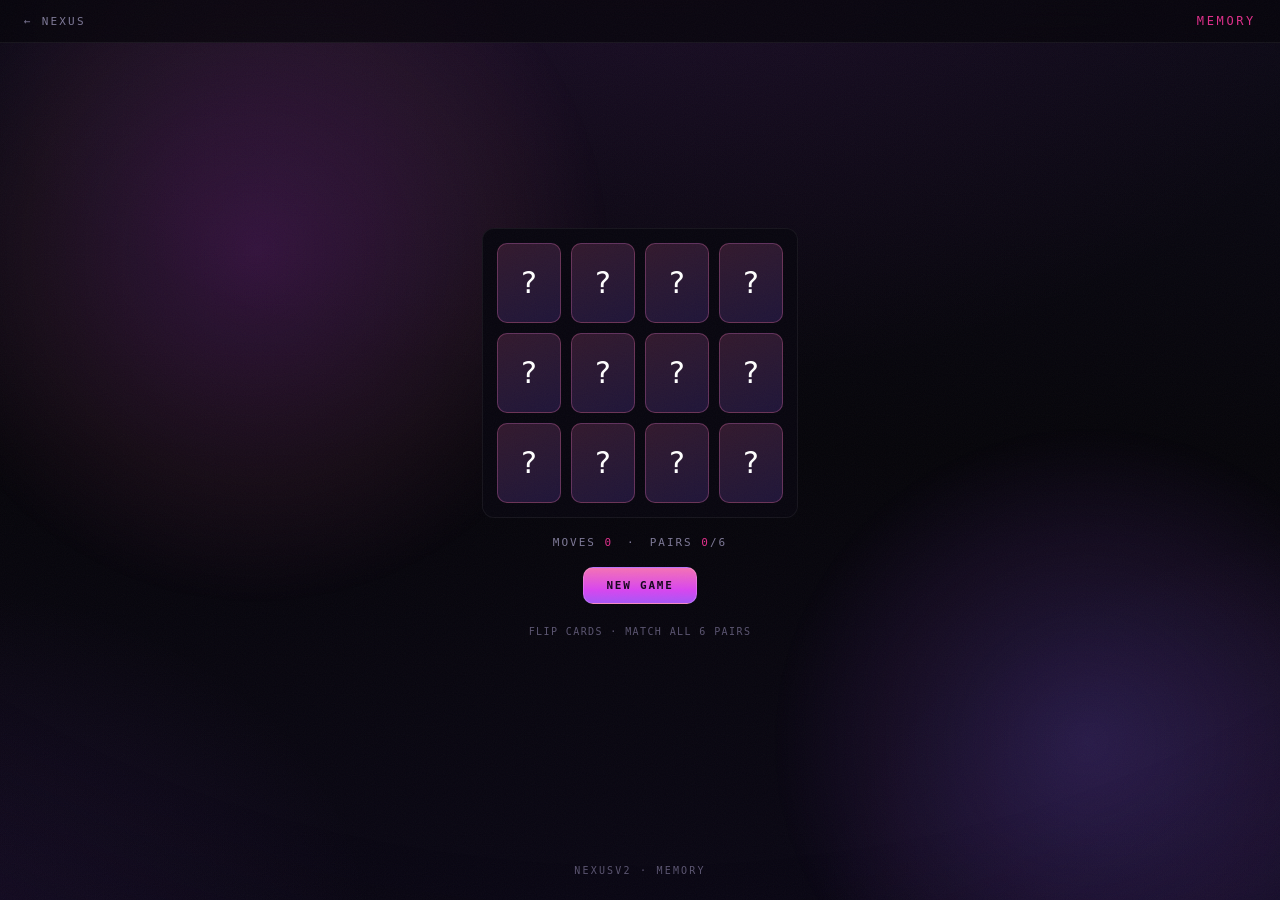
<file: games/memory.html>
<!DOCTYPE html>
<html lang="en">
<head>
  <meta charset="UTF-8" />
  <meta name="viewport" content="width=device-width, initial-scale=1.0" />
  <meta name="color-scheme" content="dark" />
  <title>Memory — Nexusv2</title>
  <link rel="stylesheet" href="../css/style.css" />
  <link rel="stylesheet" href="../css/game.css" />
</head>
<body>

  <div class="bg-stage">
    <div class="aura aura-a"></div>
    <div class="aura aura-b"></div>
  </div>
  <div class="vignette"></div>
  <div class="noise"></div>

  <header class="gbar">
    <a class="gbar-back" href="../home.html">← Nexus</a>
    <span class="gbar-name">Memory</span>
  </header>

  <main class="gwrap">
    <div class="mgrid" id="board"></div>
    <div class="gstats">
      <span>Moves <span class="gstat" id="moves">0</span></span>
      <span>·</span>
      <span>Pairs <span class="gstat" id="pairs">0</span><span>/6</span></span>
    </div>
    <div class="gopts">
      <button class="gbtn" id="btn-restart">New game</button>
    </div>
    <p class="ghelp">flip cards · match all 6 pairs</p>
  </main>

  <footer class="gfoot">Nexusv2 · Memory</footer>

  <script src="../js/theme.js"></script><script src="../js/xp.js"></script>
  <script>
    (function () {
      const board = document.getElementById('board');
      const elMoves = document.getElementById('moves');
      const elPairs = document.getElementById('pairs');
      const EMOJI = ['🚀', '🌀', '⚡', '🌙', '👾', '💎'];

      let cards = [], first = null, lock = false, moves = 0, matched = 0;

      function deal() {
        cards = EMOJI.concat(EMOJI).map(function (e, i) { return { e: e, i: i }; });
        for (let i = cards.length - 1; i > 0; i--) {
          const j = (Math.random() * (i + 1)) | 0;
          const t = cards[i]; cards[i] = cards[j]; cards[j] = t;
        }
        first = null; lock = false; moves = 0; matched = 0;
        elMoves.textContent = '0'; elPairs.textContent = '0';
        board.innerHTML = '';
        board.style.gridTemplateColumns = 'repeat(' + Math.min(4, cards.length / 2) + ', auto)';
        cards.forEach(function (c) {
          const el = document.createElement('button');
          el.className = 'mcard';
          el.textContent = '?';
          el.addEventListener('click', function () { flip(el, c); });
          board.appendChild(el);
        });
      }

      function flip(el, c) {
        if (lock || el.classList.contains('matched')) return;
        if (first && first.el === el) return;
        el.textContent = c.e;
        if (!first) { first = { el: el, c: c }; return; }
        moves++; elMoves.textContent = moves;
        if (first.c.e === c.e) {
          first.el.classList.add('matched');
          el.classList.add('matched');
          matched++; elPairs.textContent = matched;
          first = null;
        } else {
          lock = true;
          const a = first; first = null;
          setTimeout(function () {
            a.el.textContent = '?';
            el.textContent = '?';
            lock = false;
          }, 600);
        }
      }

      document.getElementById('btn-restart').addEventListener('click', deal);
      deal();
    })();
  </script>
</body>
</html>
</file>
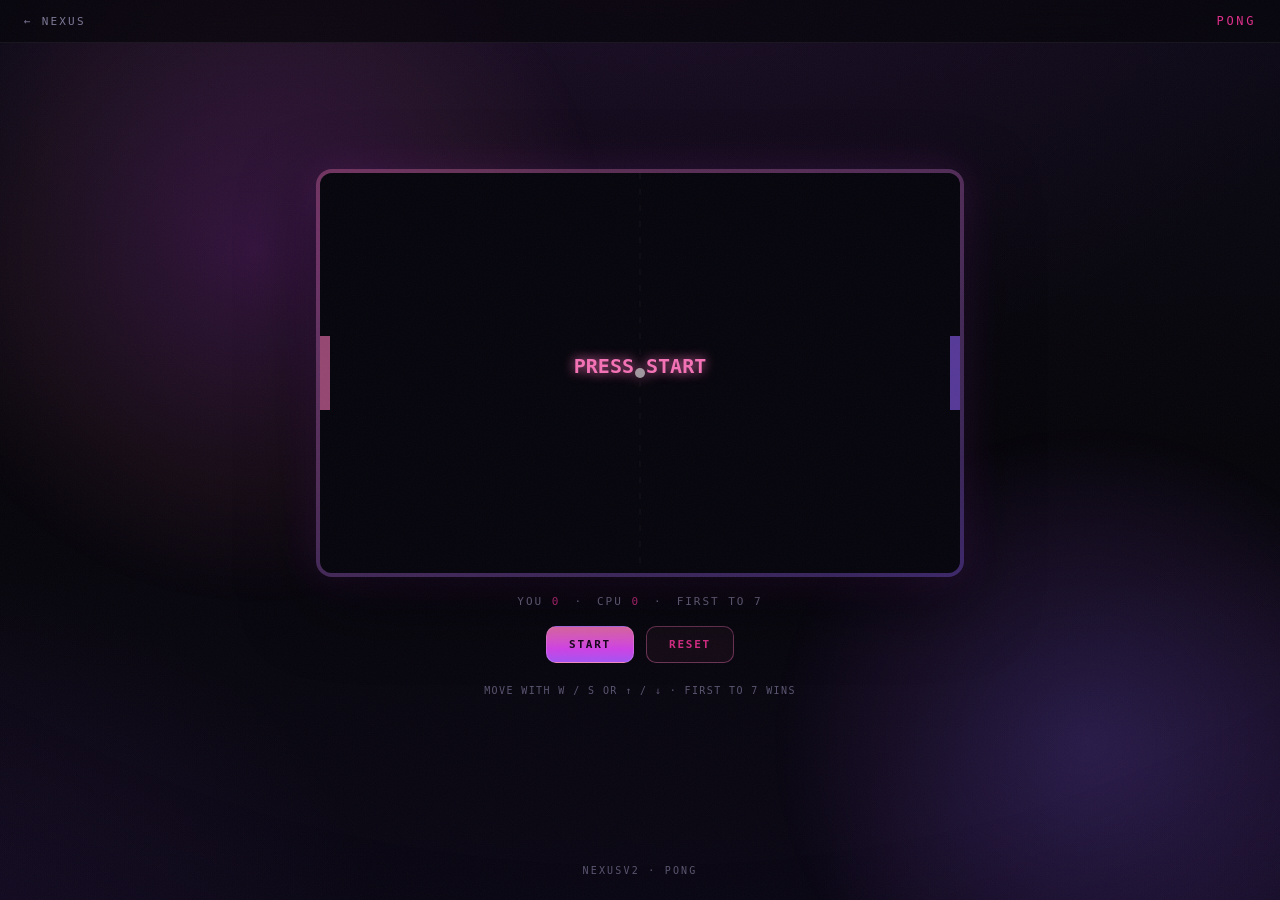
<file: games/pong.html>
<!DOCTYPE html>
<html lang="en">
<head>
  <meta charset="UTF-8" />
  <meta name="viewport" content="width=device-width, initial-scale=1.0" />
  <meta name="color-scheme" content="dark" />
  <title>Pong — Nexusv2</title>
  <link rel="stylesheet" href="../css/style.css" />
  <link rel="stylesheet" href="../css/game.css" />
</head>
<body>

  <div class="bg-stage">
    <div class="aura aura-a"></div>
    <div class="aura aura-b"></div>
  </div>
  <div class="vignette"></div>
  <div class="noise"></div>

  <header class="gbar">
    <a class="gbar-back" href="../home.html">← Nexus</a>
    <span class="gbar-name">Pong</span>
  </header>

  <main class="gwrap">
    <div class="gbox">
      <canvas id="game" width="640" height="400"></canvas>
    </div>
    <div class="gstats">
      <span>You <span class="gstat" id="score-p">0</span></span>
      <span>·</span>
      <span>CPU <span class="gstat" id="score-c">0</span></span>
      <span>·</span>
      <span>First to 7</span>
    </div>
    <div class="gopts">
      <button class="gbtn" id="btn-start">Start</button>
      <button class="gbtn ghost" id="btn-reset">Reset</button>
    </div>
    <p class="ghelp">move with W / S or ↑ / ↓ · first to 7 wins</p>
  </main>

  <footer class="gfoot">Nexusv2 · Pong</footer>

  <script src="../js/theme.js"></script><script src="../js/xp.js"></script>
  <script>
    (function () {
      const cvs = document.getElementById('game');
      const ctx = cvs.getContext('2d');
      const W = cvs.width, H = cvs.height;
      const elP = document.getElementById('score-p');
      const elC = document.getElementById('score-c');
      const btnStart = document.getElementById('btn-start');
      const btnReset = document.getElementById('btn-reset');

      const P = { w: 10, h: 74 };
      let p1 = 0, p2 = 0, ball, vx, vy, speed, running = false, over = false;
      let p1y = H / 2 - P.h / 2, p2y = H / 2 - P.h / 2;
      let keys = {};

      const ACCENT = function (a, b) {
        const c = getComputedStyle(document.documentElement);
        return c.getPropertyValue(a).trim() || c.getPropertyValue(b).trim();
      };

      function resetBall() {
        ball = { x: W / 2, y: H / 2 };
        speed = 3.2;
        const dir = Math.random() < 0.5 ? -1 : 1;
        const ang = (Math.random() * 0.7 + 0.35) * (Math.random() < 0.5 ? -1 : 1);
        vx = dir * speed * Math.cos(ang);
        vy = speed * Math.sin(ang);
      }

      function reset() {
        p1 = 0; p2 = 0;
        p1y = H / 2 - P.h / 2; p2y = H / 2 - P.h / 2;
        running = false; over = false;
        elP.textContent = '0'; elC.textContent = '0';
        resetBall();
        draw();
      }

      btnStart.addEventListener('click', function () {
        if (over) { reset(); }
        running = true;
        resetBall();
      });
      btnReset.addEventListener('click', reset);

      document.addEventListener('keydown', function (e) { keys[e.key.toLowerCase()] = true; });
      document.addEventListener('keyup', function (e) { keys[e.key.toLowerCase()] = false; });

      function step() {
        if (running && !over) {
          if (keys['w'] || keys['arrowup']) p1y -= 5;
          if (keys['s'] || keys['arrowdown']) p1y += 5;
          p1y = Math.max(0, Math.min(H - P.h, p1y));

          const target = ball.y - P.h / 2;
          const diff = target - p2y;
          p2y += Math.max(-4, Math.min(4, diff * 0.12));
          p2y = Math.max(0, Math.min(H - P.h, p2y));

          ball.x += vx;
          ball.y += vy;
          if (ball.y - 5 < 0) { ball.y = 5; vy = Math.abs(vy); }
          if (ball.y + 5 > H) { ball.y = H - 5; vy = -Math.abs(vy); }

          const hitP = vx < 0 && ball.x - 5 < P.w && ball.x - 5 > 0 && ball.y > p1y && ball.y < p1y + P.h;
          const hitC = vx > 0 && ball.x + 5 > W - P.w && ball.x + 5 < W && ball.y > p2y && ball.y < p2y + P.h;
          if (hitP || hitC) {
            vx = (hitP ? 1 : -1) * Math.min(7, Math.abs(vx) + 0.35);
            const off = ((ball.y - (hitP ? p1y : p2y)) / P.h - 0.5) * 1.4;
            vy = speed * off;
            speed = Math.min(7, speed + 0.15);
          }

          if (ball.x < -12) { p2++; elC.textContent = p2; score(); }
          if (ball.x > W + 12) { p1++; elP.textContent = p1; score(); }
        }
        draw();
        requestAnimationFrame(step);
      }

      function score() {
        if (p1 >= 7 || p2 >= 7) { over = true; running = false; return; }
        resetBall();
      }

      function draw() {
        const pink = ACCENT('--pink', '#f472b6');
        const vio = ACCENT('--vio-deep', '#8b5cf6');
        ctx.clearRect(0, 0, W, H);
        ctx.strokeStyle = 'rgba(255,255,255,0.08)';
        ctx.lineWidth = 1;
        ctx.setLineDash([6, 10]);
        ctx.beginPath(); ctx.moveTo(W / 2, 0); ctx.lineTo(W / 2, H); ctx.stroke();
        ctx.setLineDash([]);

        ctx.fillStyle = pink;
        ctx.fillRect(0, p1y, P.w, P.h);
        ctx.fillStyle = vio;
        ctx.fillRect(W - P.w, p2y, P.w, P.h);

        ctx.shadowColor = 'rgba(244,114,182,0.8)';
        ctx.shadowBlur = 12;
        ctx.fillStyle = '#fff';
        ctx.beginPath(); ctx.arc(ball.x, ball.y, 5, 0, Math.PI * 2); ctx.fill();
        ctx.shadowBlur = 0;

        if (over) {
          ctx.fillStyle = 'rgba(6,5,10,0.55)';
          ctx.fillRect(0, 0, W, H);
          ctx.font = '700 34px Bahnschrift, sans-serif';
          ctx.textAlign = 'center';
          ctx.fillStyle = pink;
          ctx.shadowColor = pink; ctx.shadowBlur = 18;
          ctx.fillText(p1 > p2 ? 'YOU WIN' : 'CPU WINS', W / 2, H / 2);
          ctx.shadowBlur = 0;
        } else if (!running) {
          ctx.fillStyle = 'rgba(6,5,10,0.4)';
          ctx.fillRect(0, 0, W, H);
          ctx.font = '600 20px Cascadia Mono, monospace';
          ctx.textAlign = 'center';
          ctx.fillStyle = pink;
          ctx.shadowColor = pink; ctx.shadowBlur = 12;
          ctx.fillText('PRESS START', W / 2, H / 2);
          ctx.shadowBlur = 0;
        }
      }

      reset();
      requestAnimationFrame(step);
    })();
  </script>
</body>
</html>
</file>
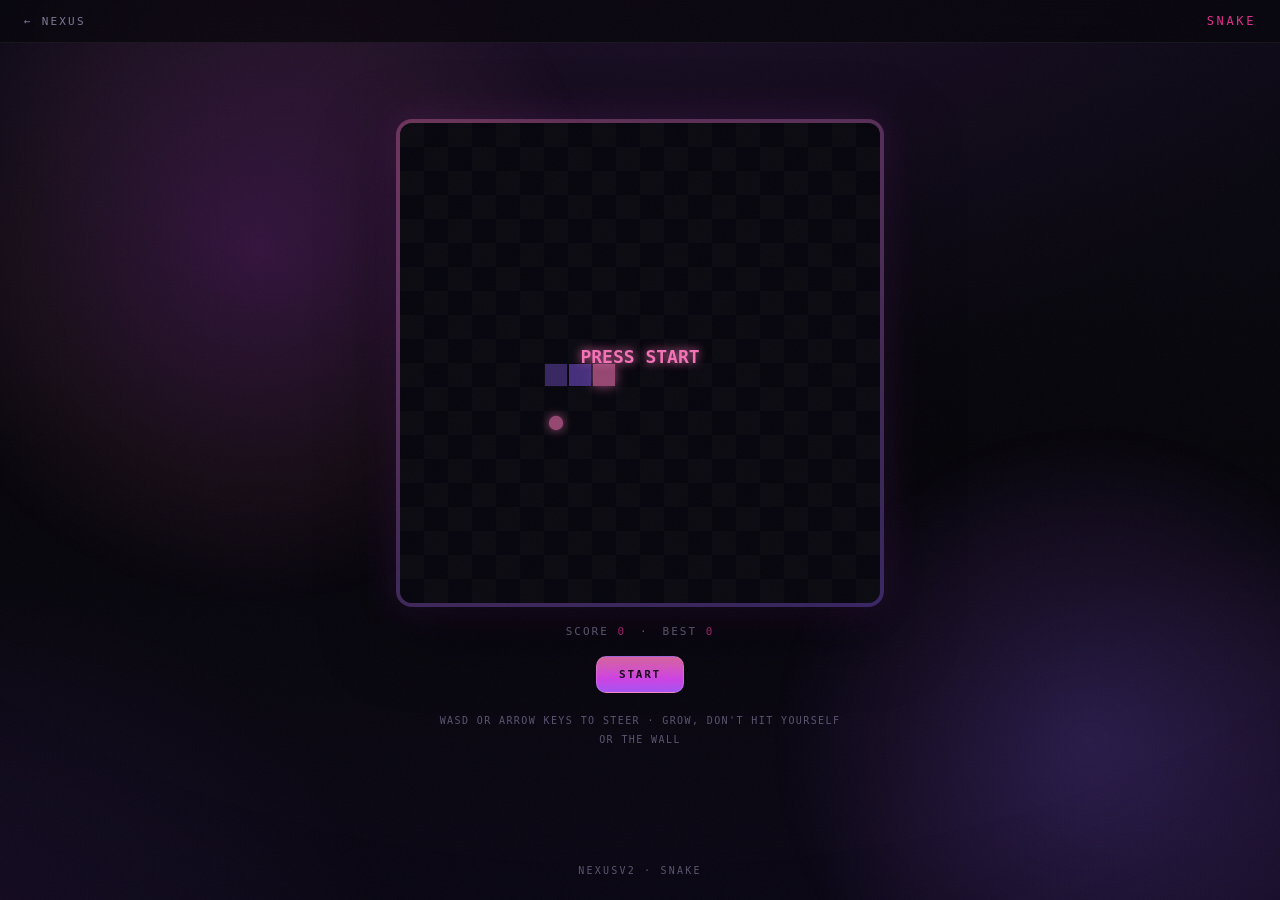
<file: games/snake.html>
<!DOCTYPE html>
<html lang="en">
<head>
  <meta charset="UTF-8" />
  <meta name="viewport" content="width=device-width, initial-scale=1.0" />
  <meta name="color-scheme" content="dark" />
  <title>Snake — Nexusv2</title>
  <link rel="stylesheet" href="../css/style.css" />
  <link rel="stylesheet" href="../css/game.css" />
</head>
<body>

  <div class="bg-stage">
    <div class="aura aura-a"></div>
    <div class="aura aura-b"></div>
  </div>
  <div class="vignette"></div>
  <div class="noise"></div>

  <header class="gbar">
    <a class="gbar-back" href="../home.html">← Nexus</a>
    <span class="gbar-name">Snake</span>
  </header>

  <main class="gwrap">
    <div class="gbox">
      <canvas id="game" width="480" height="480"></canvas>
    </div>
    <div class="gstats">
      <span>Score <span class="gstat" id="score">0</span></span>
      <span>·</span>
      <span>Best <span class="gstat" id="best">0</span></span>
    </div>
    <div class="gopts">
      <button class="gbtn" id="btn-start">Start</button>
    </div>
    <p class="ghelp">WASD or arrow keys to steer · grow, don't hit yourself or the wall</p>
  </main>

  <footer class="gfoot">Nexusv2 · Snake</footer>

  <script src="../js/theme.js"></script><script src="../js/xp.js"></script>
  <script>
    (function () {
      const cvs = document.getElementById('game');
      const ctx = cvs.getContext('2d');
      const N = 20, CELL = cvs.width / N;
      const elScore = document.getElementById('score');
      const elBest = document.getElementById('best');
      const btnStart = document.getElementById('btn-start');

      const ACCENT = function (a, b) {
        const c = getComputedStyle(document.documentElement);
        return c.getPropertyValue(a).trim() || c.getPropertyValue(b).trim();
      };

      let snake, dir, nextDir, food, score, best = Number(localStorage.getItem('nx_snake_best') || 0);
      let running = false, over = false, speedMs = 120, timer = null;
      elBest.textContent = best;

      function reset() {
        snake = [{ x: 8, y: 10 }, { x: 7, y: 10 }, { x: 6, y: 10 }];
        dir = { x: 1, y: 0 }; nextDir = dir;
        score = 0; over = false; running = false;
        elScore.textContent = '0';
        placeFood();
        draw();
      }

      function placeFood() {
        do {
          food = { x: (Math.random() * N) | 0, y: (Math.random() * N) | 0 };
        } while (snake.some(function (s) { return s.x === food.x && s.y === food.y; }));
      }

      function step() {
        dir = nextDir;
        const head = { x: snake[0].x + dir.x, y: snake[0].y + dir.y };
        if (head.x < 0 || head.y < 0 || head.x >= N || head.y >= N ||
            snake.some(function (s) { return s.x === head.x && s.y === head.y; })) {
          over = true; running = false;
          if (score > best) { best = score; localStorage.setItem('nx_snake_best', String(best)); elBest.textContent = best; }
          draw(); return;
        }
        snake.unshift(head);
        if (head.x === food.x && head.y === food.y) {
          score++; elScore.textContent = score;
          speedMs = Math.max(70, speedMs - 2);
          placeFood();
        } else {
          snake.pop();
        }
        draw();
      }

      function loop() {
        clearInterval(timer);
        timer = setInterval(function () { if (running && !over) step(); }, speedMs);
      }

      btnStart.addEventListener('click', function () {
        if (over) reset();
        running = true;
        loop();
      });

      const turn = { arrowup: { x: 0, y: -1 }, arrowdown: { x: 0, y: 1 }, arrowleft: { x: -1, y: 0 }, arrowright: { x: 1, y: 0 } };
      document.addEventListener('keydown', function (e) {
        const k = e.key.toLowerCase();
        const d = turn[k] || ({ w: { x: 0, y: -1 }, s: { x: 0, y: 1 }, a: { x: -1, y: 0 }, d: { x: 1, y: 0 } }[k]);
        if (!d) return;
        e.preventDefault();
        if (d.x === -dir.x && d.y === -dir.y) return;
        nextDir = d;
      });

      function draw() {
        const pink = ACCENT('--pink', '#f472b6');
        const vio = ACCENT('--vio-deep', '#8b5cf6');
        ctx.clearRect(0, 0, cvs.width, cvs.height);
        ctx.fillStyle = 'rgba(255,255,255,0.03)';
        for (let i = 0; i < N; i++) {
          for (let j = 0; j < N; j++) {
            if ((i + j) % 2 === 0) ctx.fillRect(i * CELL, j * CELL, CELL, CELL);
          }
        }
        snake.forEach(function (s, i) {
          ctx.fillStyle = i === 0 ? pink : vio;
          ctx.globalAlpha = 1 - (i / snake.length) * 0.6;
          ctx.shadowColor = pink; ctx.shadowBlur = i === 0 ? 12 : 0;
          ctx.fillRect(s.x * CELL + 1, s.y * CELL + 1, CELL - 2, CELL - 2);
        });
        ctx.globalAlpha = 1; ctx.shadowBlur = 0;
        ctx.shadowColor = pink; ctx.shadowBlur = 10;
        ctx.fillStyle = pink;
        ctx.beginPath(); ctx.arc(food.x * CELL + CELL / 2, food.y * CELL + CELL / 2, CELL * 0.3, 0, Math.PI * 2); ctx.fill();
        ctx.shadowBlur = 0;

        if (over) {
          ctx.fillStyle = 'rgba(6,5,10,0.55)';
          ctx.fillRect(0, 0, cvs.width, cvs.height);
          ctx.font = '700 30px Bahnschrift, sans-serif';
          ctx.textAlign = 'center';
          ctx.fillStyle = pink; ctx.shadowColor = pink; ctx.shadowBlur = 16;
          ctx.fillText('GAME OVER', cvs.width / 2, cvs.height / 2);
          ctx.shadowBlur = 0;
        } else if (!running) {
          ctx.fillStyle = 'rgba(6,5,10,0.4)';
          ctx.fillRect(0, 0, cvs.width, cvs.height);
          ctx.font = '600 18px Cascadia Mono, monospace';
          ctx.textAlign = 'center';
          ctx.fillStyle = pink; ctx.shadowColor = pink; ctx.shadowBlur = 10;
          ctx.fillText('PRESS START', cvs.width / 2, cvs.height / 2);
          ctx.shadowBlur = 0;
        }
      }

      reset();
    })();
  </script>
</body>
</html>
</file>
<file: css/style.css>
/* =========================================================
   NEXUS V2  ·  startup screen + settings
   black + pink-violet gradient. minimal.
   ========================================================= */

:root {
  color-scheme: dark;
  --bg:        #06050a;

  /* accent base (overridden at runtime by theme settings) */
  --pink:      #f472b6;
  --magenta:   #d946ef;
  --violet:    #a855f7;
  --vio-deep:  #8b5cf6;

  --pink-hi:   color-mix(in srgb, var(--pink) 65%, #fff);

  --text:      #f1eff8;
  --body:      #b9b4ce;
  --muted:     #7d7896;
  --faint:     #5a5470;

  --glow:      color-mix(in srgb, var(--magenta) 40%, transparent);
  --dim:       color-mix(in srgb, var(--magenta) 18%, transparent);

  --grad: linear-gradient(120deg, var(--pink) 0%, var(--magenta) 45%, var(--vio-deep) 100%);
  --grad-v2: linear-gradient(120deg, color-mix(in srgb, var(--pink) 70%, #fff) 0%, var(--pink) 60%, color-mix(in srgb, var(--magenta) 82%, #000) 100%);
  --btn-grad: linear-gradient(180deg, var(--pink), var(--magenta) 62%, var(--violet));

  --ease: cubic-bezier(0.22, 0.61, 0.36, 1);
  --font-d: "Bahnschrift", "Segoe UI", system-ui, -apple-system, sans-serif;
  --font-m: "Cascadia Mono", "Consolas", ui-monospace, SFMono-Regular, Menlo, monospace;
}

* { box-sizing: border-box; margin: 0; padding: 0; }

html, body { height: 100%; }

body {
  background: var(--bg);
  color: var(--body);
  font-family: var(--font-d);
  overflow: hidden;
  -webkit-font-smoothing: antialiased;
  text-rendering: optimizeLegibility;
}

::selection { background: color-mix(in srgb, var(--pink) 35%, transparent); color: #fff; }

button { font-family: inherit; }

:focus-visible {
  outline: 2px solid var(--magenta);
  outline-offset: 2px;
  border-radius: 4px;
}

/* ---------------- preference toggles ---------------- */

html.no-motion *, html.no-motion *::before, html.no-motion *::after {
  animation: none !important;
  transition: none !important;
}

html.no-glow .logo, html.no-glow .mark svg { filter: none; }

body.no-particles #particles { display: none; }
body.no-grain .noise { display: none; }
body.no-aura .aura { display: none; }

/* ---------------- background ---------------- */

.bg-stage {
  position: fixed;
  inset: 0;
  z-index: -3;
  overflow: hidden;
  background:
    radial-gradient(1400px 900px at 50% -12%, color-mix(in srgb, var(--magenta) 9%, transparent), transparent 55%),
    radial-gradient(1000px 760px at 108% 108%, color-mix(in srgb, var(--vio-deep) 13%, transparent), transparent 58%),
    radial-gradient(820px 640px at -6% 104%, color-mix(in srgb, var(--violet) 10%, transparent), transparent 55%),
    linear-gradient(180deg, #0b0915 0%, var(--bg) 50%, #0a0714 100%);
}

.aura {
  position: absolute;
  border-radius: 50%;
  will-change: transform;
}

.aura-a {
  width: 56vmax;
  height: 56vmax;
  top: -12%;
  left: -8%;
  background: radial-gradient(circle at 50% 50%, color-mix(in srgb, var(--magenta) 20%, transparent), color-mix(in srgb, var(--pink) 7%, transparent) 46%, transparent 70%);
  animation: driftA 46s ease-in-out infinite alternate;
}

.aura-b {
  width: 50vmax;
  height: 50vmax;
  bottom: -18%;
  right: -10%;
  background: radial-gradient(circle at 50% 50%, color-mix(in srgb, var(--vio-deep) 22%, transparent), color-mix(in srgb, var(--violet) 8%, transparent) 45%, transparent 70%);
  animation: driftB 52s ease-in-out infinite alternate;
}

@keyframes driftA {
  from { transform: translate3d(0, 0, 0) scale(1); }
  to   { transform: translate3d(4%, 3%, 0) scale(1.08); }
}

@keyframes driftB {
  from { transform: translate3d(0, 0, 0) scale(1); }
  to   { transform: translate3d(-4%, -3%, 0) scale(1.1); }
}

.vignette {
  position: fixed;
  inset: 0;
  z-index: -2;
  pointer-events: none;
  background: radial-gradient(130% 120% at 50% 30%, transparent 55%, rgba(2, 1, 6, 0.55) 100%);
}

#particles {
  position: fixed;
  inset: 0;
  z-index: -1;
  pointer-events: none;
  opacity: 0.9;
}

/* film grain */
.noise {
  position: fixed;
  inset: 0;
  z-index: 40;
  pointer-events: none;
  opacity: var(--grain, 0.035);
  background-image: url("data:image/svg+xml,%3Csvg xmlns='http://www.w3.org/2000/svg' width='160' height='160'%3E%3Cfilter id='n'%3E%3CfeTurbulence type='fractalNoise' baseFrequency='0.9' numOctaves='2' stitchTiles='stitch'/%3E%3C/filter%3E%3Crect width='100%25' height='100%25' filter='url(%23n)'/%3E%3C/svg%3E");
}

/* ---------------- screens ---------------- */

.screen {
  position: fixed;
  inset: 0;
  display: flex;
  align-items: center;
  justify-content: center;
  padding: 24px;
  transition: opacity 0.3s var(--ease), visibility 0.3s var(--ease);
}

.screen.hidden { opacity: 0; visibility: hidden; pointer-events: none; }

.hero { text-align: center; }

/* logo mark */
.mark {
  width: 66px;
  height: 66px;
  margin: 0 auto 22px;
  animation: markIn 1s var(--ease) 0.1s both, glow 5s ease-in-out 1.2s infinite;
}

.mark svg {
  width: 100%;
  height: 100%;
  filter: drop-shadow(0 8px 28px var(--logo-glow, var(--glow)));
}

.mark stop:first-child { stop-color: var(--mark-pink, var(--pink)); }
.mark stop:last-child { stop-color: var(--mark-vio, var(--vio-deep)); }

@keyframes markIn {
  from { opacity: 0; transform: translateY(16px) scale(0.92); }
  to   { opacity: 1; transform: translateY(0) scale(1); }
}

@keyframes glow {
  0%, 100% { opacity: 1; }
  50%      { opacity: 0.8; }
}

/* logo */
.logo {
  margin-top: 16px;
  font-size: clamp(58px, 13vw, 108px);
  font-weight: 700;
  letter-spacing: 0.005em;
  line-height: 0.95;
  background: var(--grad-logo, var(--grad));
  -webkit-background-clip: text;
  background-clip: text;
  color: transparent;
  filter: drop-shadow(0 14px 44px var(--logo-glow, var(--glow)));
  animation: rise 1s var(--ease) 0.45s both;
}

.logo .v2 {
  background: var(--grad-v2);
  -webkit-background-clip: text;
  background-clip: text;
  color: transparent;
}

@keyframes rise {
  from { opacity: 0; transform: translateY(20px); }
  to   { opacity: 1; transform: translateY(0); }
}

/* actions */
.actions {
  display: flex;
  align-items: center;
  justify-content: center;
  gap: 14px;
  margin-top: 46px;
  flex-wrap: wrap;
  animation: rise 1s var(--ease) 0.7s both;
}

.btn {
  cursor: pointer;
  border-radius: 11px;
  font-family: var(--font-m);
  font-size: 12px;
  font-weight: 600;
  letter-spacing: 0.16em;
  text-transform: uppercase;
  padding: 14px 28px;
  border: 1px solid transparent;
  transition: transform 0.3s var(--ease), filter 0.3s var(--ease),
              background 0.3s var(--ease), border-color 0.3s var(--ease),
              color 0.3s var(--ease), box-shadow 0.3s var(--ease);
}

.btn:hover { transform: translateY(-2px); }
.btn:active { transform: translateY(0); }

.btn-primary {
  color: var(--on-accent, #17051e);
  background: var(--btn-grad);
  border-color: rgba(255, 255, 255, 0.18);
  box-shadow: 0 1px 0 rgba(255, 255, 255, 0.3) inset,
              0 14px 34px rgba(8, 4, 20, 0.7);
}

.btn-primary:hover {
  filter: brightness(1.08);
  box-shadow: 0 1px 0 rgba(255, 255, 255, 0.3) inset,
              0 18px 44px rgba(8, 4, 20, 0.75),
              0 0 36px var(--glow);
}

.btn-outline {
  color: var(--accent-text, var(--pink-hi));
  background: color-mix(in srgb, var(--pink) 5%, transparent);
  border-color: color-mix(in srgb, var(--pink) 40%, transparent);
}

.btn-outline:hover {
  background: color-mix(in srgb, var(--pink) 12%, transparent);
  border-color: var(--pink);
  box-shadow: 0 0 30px color-mix(in srgb, var(--pink) 20%, transparent);
}

/* quiet settings link */
.btn-quiet {
  display: block;
  margin: 22px auto 0;
  background: none;
  border: none;
  cursor: pointer;
  font-family: var(--font-m);
  font-size: 11px;
  letter-spacing: 0.2em;
  text-transform: uppercase;
  color: var(--faint);
  padding: 6px 10px;
  transition: color 0.3s var(--ease);
  animation: rise 1s var(--ease) 0.85s both;
}

.btn-quiet:hover {
  color: var(--accent-text, var(--pink));
  text-decoration: underline;
  text-underline-offset: 4px;
}

/* ---------------- settings screen ---------------- */

.hidden { display: none !important; }

.settings-screen, .admin-screen {
  z-index: 20;
  background: rgba(4, 3, 8, 0.6);
  backdrop-filter: blur(6px);
  -webkit-backdrop-filter: blur(6px);
}

.panel {
  position: relative;
  width: min(94vw, 470px);
  max-height: calc(100vh - 48px);
  overflow-y: auto;
  background:
    linear-gradient(180deg, rgba(255, 255, 255, 0.03) 0%, transparent 30%),
    linear-gradient(180deg, #0e0b18 0%, #0a0812 100%);
  border: 1px solid color-mix(in srgb, var(--pink) 18%, transparent);
  border-top-color: color-mix(in srgb, var(--pink) 42%, transparent);
  border-radius: 20px;
  box-shadow: 0 30px 90px rgba(0, 0, 0, 0.65),
              0 0 70px color-mix(in srgb, var(--magenta) 8%, transparent),
              0 1px 0 rgba(255, 255, 255, 0.06) inset;
  animation: panelIn 0.35s var(--ease) both;
  scrollbar-width: thin;
  scrollbar-color: color-mix(in srgb, var(--magenta) 40%, transparent) transparent;
}

.panel::-webkit-scrollbar { width: 8px; }
.panel::-webkit-scrollbar-thumb {
  background: color-mix(in srgb, var(--magenta) 30%, transparent);
  border-radius: 8px;
}
.panel::-webkit-scrollbar-thumb:hover {
  background: color-mix(in srgb, var(--magenta) 50%, transparent);
}

.panel::before, .panel::after {
  content: "";
  position: absolute;
  width: 14px;
  height: 14px;
  pointer-events: none;
}

.panel::before {
  top: -1px;
  left: -1px;
  border-top: 2px solid var(--pink);
  border-left: 2px solid var(--pink);
  border-top-left-radius: 20px;
}

.panel::after {
  bottom: -1px;
  right: -1px;
  border-bottom: 2px solid var(--violet);
  border-right: 2px solid var(--violet);
  border-bottom-right-radius: 20px;
}

@keyframes panelIn {
  from { opacity: 0; transform: translateY(14px) scale(0.98); }
  to   { opacity: 1; transform: translateY(0) scale(1); }
}

.panel-head {
  padding: 24px 26px 17px;
  border-bottom: 1px solid rgba(255, 255, 255, 0.05);
}

.kicker {
  font-family: var(--font-m);
  font-size: 10px;
  letter-spacing: 0.24em;
  text-transform: uppercase;
  color: var(--accent-text, var(--pink-hi));
}

.panel-title {
  margin-top: 7px;
  font-size: 24px;
  line-height: 1.1;
  font-weight: 700;
  letter-spacing: 0.01em;
  background: var(--grad);
  -webkit-background-clip: text;
  background-clip: text;
  color: transparent;
}

.panel-body {
  padding: 4px 26px 8px;
  display: grid;
  gap: 24px;
}

.section { display: grid; gap: 2px; }

.sec-label {
  font-family: var(--font-m);
  font-size: 10px;
  letter-spacing: 0.22em;
  text-transform: uppercase;
  color: var(--faint);
  margin-bottom: 10px;
}

.row {
  display: flex;
  align-items: center;
  justify-content: space-between;
  gap: 16px;
  margin: 0 -8px;
  padding: 12px 8px;
  border-radius: 8px;
  cursor: pointer;
  user-select: none;
  transition: background 0.2s var(--ease);
}

.row:hover { background: rgba(255, 255, 255, 0.03); }

.row + .row { border-top: 1px solid rgba(255, 255, 255, 0.05); }
.row:hover + .row { border-top-color: transparent; }

.row-name {
  color: var(--text);
  font-size: 13.5px;
  font-weight: 600;
  letter-spacing: 0.02em;
}

.row-sub {
  display: block;
  margin-top: 3px;
  color: var(--muted);
  font-family: var(--font-m);
  font-size: 10.5px;
  letter-spacing: 0.04em;
}

/* toggle switch */
.sw {
  position: relative;
  flex: none;
  width: 44px;
  height: 24px;
}

.sw input {
  position: absolute;
  inset: 0;
  width: 100%;
  height: 100%;
  opacity: 0;
  margin: 0;
  cursor: pointer;
  z-index: 2;
}

.sw-track {
  position: absolute;
  inset: 0;
  border-radius: 999px;
  background: rgba(255, 255, 255, 0.08);
  border: 1px solid rgba(255, 255, 255, 0.12);
  transition: background 0.25s var(--ease), border-color 0.25s var(--ease);
}

.sw-knob {
  position: absolute;
  top: 3px;
  left: 3px;
  width: 17px;
  height: 17px;
  border-radius: 50%;
  background: var(--faint);
  transition: transform 0.25s var(--ease), background 0.25s var(--ease),
              box-shadow 0.25s var(--ease);
}

.sw input:checked ~ .sw-track {
  background: color-mix(in srgb, var(--pink) 28%, transparent);
  border-color: color-mix(in srgb, var(--pink) 45%, transparent);
  box-shadow: 0 0 12px color-mix(in srgb, var(--pink) 26%, transparent);
}

.sw input:checked ~ .sw-knob {
  transform: translateX(20px);
  background: var(--pink);
  box-shadow: 0 0 12px var(--glow);
}

.sw input:focus-visible ~ .sw-track {
  outline: 2px solid var(--magenta);
  outline-offset: 2px;
}

/* segmented control */
.field {
  display: grid;
  gap: 10px;
  padding: 12px 0;
}

.field + .field { border-top: 1px solid rgba(255, 255, 255, 0.05); }

.seg {
  display: grid;
  grid-auto-flow: column;
  grid-auto-columns: 1fr;
  gap: 8px;
}

.seg-btn {
  font-family: var(--font-m);
  font-size: 10.5px;
  letter-spacing: 0.06em;
  padding: 10px 6px;
  border-radius: 9px;
  border: 1px solid rgba(255, 255, 255, 0.1);
  background: rgba(255, 255, 255, 0.04);
  color: var(--body);
  cursor: pointer;
  transition: background 0.25s var(--ease), border-color 0.25s var(--ease),
              color 0.25s var(--ease), box-shadow 0.25s var(--ease);
}

.seg-btn:hover {
  border-color: color-mix(in srgb, var(--pink) 40%, transparent);
}

.seg-btn[aria-pressed="true"] {
  background: var(--grad);
  border-color: color-mix(in srgb, var(--magenta) 55%, transparent);
  color: var(--on-accent, #17051e);
  font-weight: 700;
  box-shadow: 0 1px 0 rgba(255, 255, 255, 0.25) inset,
              0 0 18px color-mix(in srgb, var(--magenta) 30%, transparent);
}

/* preset colour swatches */
.swatches {
  display: grid;
  grid-template-columns: repeat(6, 1fr);
  gap: 8px;
  margin-top: 14px;
}

.swatch-btn {
  aspect-ratio: 1;
  border-radius: 8px;
  border: 1px solid rgba(255, 255, 255, 0.12);
  cursor: pointer;
  position: relative;
  transition: transform 0.2s var(--ease), box-shadow 0.2s var(--ease),
              border-color 0.2s var(--ease);
}

.swatch-btn:hover {
  transform: translateY(-2px);
  box-shadow: 0 0 14px color-mix(in srgb, var(--magenta) 40%, transparent);
}

.swatch-btn.active {
  border-color: #fff;
  box-shadow: 0 0 0 2px rgba(255, 255, 255, 0.25),
              0 0 14px color-mix(in srgb, var(--magenta) 45%, transparent);
}

/* advanced colour picker */
.adv {
  margin-top: 14px;
  padding-top: 12px;
  border-top: 1px solid rgba(255, 255, 255, 0.05);
}

.adv-toggle {
  display: flex;
  align-items: center;
  justify-content: space-between;
  gap: 10px;
  width: 100%;
  background: none;
  border: none;
  cursor: pointer;
  font-family: var(--font-m);
  font-size: 10.5px;
  letter-spacing: 0.14em;
  text-transform: uppercase;
  color: var(--faint);
  padding: 10px 2px 2px;
  transition: color 0.25s var(--ease);
}

.adv-toggle:hover, .adv-toggle.active, .adv-toggle.open { color: var(--accent-text, var(--pink-hi)); }

.adv-chev {
  width: 7px;
  height: 7px;
  border-right: 1.5px solid currentColor;
  border-bottom: 1.5px solid currentColor;
  transform: rotate(45deg);
  transition: transform 0.25s var(--ease);
  margin-bottom: 2px;
}

.adv-toggle.open .adv-chev { transform: rotate(-135deg); }

.adv-body {
  overflow: hidden;
  max-height: 0;
  opacity: 0;
  transition: max-height 0.3s var(--ease), opacity 0.3s var(--ease);
}

.adv-body.open { max-height: 160px; opacity: 1; }

.adv-row {
  display: flex;
  align-items: center;
  gap: 12px;
  padding: 14px 2px 4px;
}

.swatch {
  width: 24px;
  height: 24px;
  flex: none;
  border-radius: 7px;
  background: var(--pink);
  box-shadow: inset 0 0 0 1px rgba(255, 255, 255, 0.25),
              0 0 12px var(--glow);
}

.adv input[type="color"] {
  width: 36px;
  height: 28px;
  padding: 0;
  border: 1px solid rgba(255, 255, 255, 0.18);
  border-radius: 7px;
  background: rgba(255, 255, 255, 0.05);
  cursor: pointer;
}

.adv input[type="color"]::-webkit-color-swatch-wrapper { padding: 3px; }
.adv input[type="color"]::-webkit-color-swatch { border: none; border-radius: 4px; }

.adv-hex {
  font-family: var(--font-m);
  font-size: 11px;
  letter-spacing: 0.06em;
  color: var(--body);
}

.adv-note {
  font-family: var(--font-m);
  font-size: 9.5px;
  letter-spacing: 0.04em;
  color: var(--faint);
  line-height: 1.6;
  padding: 4px 2px 8px;
}

/* footer */
.panel-foot {
  display: flex;
  align-items: center;
  justify-content: space-between;
  gap: 14px;
  padding: 16px 26px 24px;
  border-top: 1px solid rgba(255, 255, 255, 0.05);
}

.btn-link {
  background: none;
  border: none;
  cursor: pointer;
  font-family: var(--font-m);
  font-size: 10.5px;
  letter-spacing: 0.16em;
  text-transform: uppercase;
  color: var(--faint);
  padding: 8px 2px;
  transition: color 0.25s var(--ease);
}

.btn-link:hover { color: var(--accent-text, var(--pink-hi)); }

/* ---------------- admin panel ---------------- */

.admin-lock { padding: 10px 26px 6px; }

.admin-body {
  padding: 4px 26px 8px;
  display: grid;
  gap: 26px;
}

.admin-note {
  color: var(--muted);
  font-family: var(--font-m);
  font-size: 11px;
  letter-spacing: 0.03em;
  line-height: 1.6;
  margin: 2px 0 14px;
}

.code-input {
  width: 100%;
  margin-bottom: 10px;
  padding: 12px 14px;
  background: rgba(255, 255, 255, 0.04);
  border: 1px solid rgba(255, 255, 255, 0.14);
  border-radius: 10px;
  color: var(--text);
  font-family: var(--font-m);
  font-size: 14px;
  letter-spacing: 0.12em;
  transition: border-color 0.25s var(--ease), box-shadow 0.25s var(--ease);
}

.code-input::placeholder { color: var(--faint); letter-spacing: 0.04em; }

.code-input:focus {
  outline: none;
  border-color: var(--magenta);
  box-shadow: 0 0 0 3px color-mix(in srgb, var(--magenta) 18%, transparent);
}

.code-input:disabled { opacity: 0.5; }

.btn-block { width: 100%; }

.btn-sm { padding: 10px 16px; font-size: 11px; }

.lock-hint {
  margin-top: 8px;
  font-family: var(--font-m);
  font-size: 10px;
  letter-spacing: 0.12em;
  color: var(--faint);
}

.admin-msg {
  min-height: 18px;
  margin: 10px 2px 0;
  font-family: var(--font-m);
  font-size: 11px;
  letter-spacing: 0.04em;
  color: var(--accent-text, var(--pink-hi));
}

.admin-msg.err { color: #fb7185; }

.admin-actions {
  display: flex;
  gap: 10px;
  flex-wrap: wrap;
  margin-top: 12px;
}

.stat {
  display: flex;
  justify-content: space-between;
  gap: 12px;
  padding: 9px 2px;
  font-family: var(--font-m);
  font-size: 11px;
  letter-spacing: 0.05em;
  border-top: 1px solid rgba(255, 255, 255, 0.05);
}

.stat:first-child { border-top: none; }

.stat span:first-child { color: var(--faint); text-transform: uppercase; flex: none; }
.stat span:last-child { color: var(--text); overflow-wrap: anywhere; text-align: right; }
.stat span:last-child:hover { color: var(--accent-text, var(--pink-hi)); }

.strength {
  display: flex;
  align-items: center;
  gap: 8px;
  font-family: var(--font-m);
  font-size: 10px;
  letter-spacing: 0.1em;
  text-transform: uppercase;
  color: var(--faint);
  margin: 0 2px 12px;
}

.strength-bar {
  width: 34px;
  height: 3px;
  border-radius: 2px;
  background: rgba(255, 255, 255, 0.1);
  transition: background 0.2s var(--ease);
}

.strength[data-s="weak"] .strength-bar { background: #fb7185; }
.strength[data-s="ok"] .strength-bar { background: #fbbf24; }
.strength[data-s="strong"] .strength-bar { background: #34d399; }

.field input[type="number"] {
  width: 100%;
  padding: 10px 12px;
  background: rgba(255, 255, 255, 0.04);
  border: 1px solid rgba(255, 255, 255, 0.12);
  border-radius: 9px;
  color: var(--text);
  font-family: var(--font-m);
  font-size: 12px;
}

.field input[type="number"]:focus {
  outline: none;
  border-color: var(--magenta);
}

.log { display: grid; gap: 4px; margin-top: 6px; }

.log-row {
  display: flex;
  justify-content: space-between;
  align-items: center;
  font-family: var(--font-m);
  font-size: 10.5px;
  letter-spacing: 0.06em;
  padding: 5px 8px;
  border-radius: 7px;
  background: rgba(255, 255, 255, 0.03);
}

.log-t { color: var(--muted); }
.log-r.ok { color: #34d399; }
.log-r.fail { color: #fb7185; }

.cfg-area {
  width: 100%;
  margin-top: 10px;
  min-height: 84px;
  resize: vertical;
  padding: 10px 12px;
  background: rgba(255, 255, 255, 0.03);
  border: 1px solid rgba(255, 255, 255, 0.12);
  border-radius: 10px;
  color: var(--text);
  font-family: var(--font-m);
  font-size: 11px;
  line-height: 1.5;
}

.cfg-area:focus { outline: none; border-color: var(--magenta); }

.danger {
  color: #fb7185;
  border-color: rgba(251, 113, 133, 0.35);
}

.danger:hover {
  background: rgba(251, 113, 133, 0.12);
  border-color: #fb7185;
  color: #fb7185;
  box-shadow: 0 0 24px rgba(251, 113, 133, 0.2);
}

/* ---------------- profile wizard ---------------- */

.wiz-steps {
  display: flex;
  justify-content: center;
  gap: 10px;
  padding: 20px 26px 0;
}

.wiz-dot {
  width: 9px;
  height: 9px;
  border-radius: 50%;
  border: none;
  padding: 0;
  cursor: pointer;
  background: rgba(255, 255, 255, 0.16);
  transition: transform 0.25s var(--ease), background 0.25s var(--ease),
              box-shadow 0.25s var(--ease);
}

.wiz-dot:hover { transform: scale(1.3); }

.wiz-dot.active {
  background: var(--grad);
  box-shadow: 0 0 12px color-mix(in srgb, var(--magenta) 45%, transparent);
  transform: scale(1.3);
}

.wiz-dot.done {
  background: color-mix(in srgb, var(--pink) 55%, transparent);
}

.wiz-step {
  display: none;
  padding-top: 8px;
}

.wiz-step.active {
  display: grid;
  gap: 2px;
  animation: stepIn 0.32s var(--ease) both;
}

@keyframes stepIn {
  from { opacity: 0; transform: translateY(10px); }
  to   { opacity: 1; transform: translateY(0); }
}

.wiz-hint {
  font-family: var(--font-m);
  font-size: 10px;
  letter-spacing: 0.04em;
  color: var(--faint);
  min-height: 14px;
  line-height: 1.6;
}

.wiz-hint.ok { color: #34d399; }
.wiz-hint.bad { color: #fb7185; }

.wiz-input {
  width: 100%;
  padding: 12px 14px;
  background: rgba(255, 255, 255, 0.04);
  border: 1px solid rgba(255, 255, 255, 0.14);
  border-radius: 10px;
  color: var(--text);
  font-family: var(--font-m);
  font-size: 14px;
  letter-spacing: 0.03em;
  transition: border-color 0.25s var(--ease), box-shadow 0.25s var(--ease);
}

.wiz-input::placeholder { color: var(--faint); letter-spacing: 0.02em; }

.wiz-input:focus {
  outline: none;
  border-color: var(--magenta);
  box-shadow: 0 0 0 3px color-mix(in srgb, var(--magenta) 18%, transparent);
}

.wiz-input.bad { border-color: #fb7185; animation: shake 0.35s var(--ease); }

@keyframes shake {
  0%, 100% { transform: none; }
  25%      { transform: translateX(-5px); }
  75%      { transform: translateX(5px); }
}

.wiz-dice { display: block; padding: 2px; text-align: left; }

.avatar-big {
  justify-self: center;
  width: 96px;
  height: 96px;
  border-radius: 50%;
  display: flex;
  align-items: center;
  justify-content: center;
  margin: 6px 0 14px;
  background:
    radial-gradient(circle at 30% 25%, color-mix(in srgb, var(--wiz-accent) 72%, #fff) 0%,
                    var(--wiz-accent) 45%, #17051e 130%);
  border: 1px solid rgba(255, 255, 255, 0.22);
  box-shadow: 0 0 0 6px color-mix(in srgb, var(--wiz-accent) 22%, transparent),
              0 10px 40px rgba(0, 0, 0, 0.5),
              0 0 50px color-mix(in srgb, var(--wiz-accent) 38%, transparent);
  animation: avatarFloat 5s ease-in-out infinite;
}

.av-glyph {
  font-size: 44px;
  line-height: 1;
  color: #fff;
  text-shadow: 0 2px 12px rgba(0, 0, 0, 0.45);
  user-select: none;
}

@keyframes avatarFloat {
  0%, 100% { transform: translateY(0); }
  50%      { transform: translateY(-5px); }
}

.glyph-grid {
  display: grid;
  grid-template-columns: repeat(8, 1fr);
  gap: 8px;
  margin-top: 4px;
}

.glyph-btn {
  aspect-ratio: 1;
  display: flex;
  align-items: center;
  justify-content: center;
  font-size: 19px;
  color: var(--body);
  background: rgba(255, 255, 255, 0.04);
  border: 1px solid rgba(255, 255, 255, 0.12);
  border-radius: 9px;
  cursor: pointer;
  transition: transform 0.18s var(--ease), color 0.18s var(--ease),
              background 0.18s var(--ease), border-color 0.18s var(--ease),
              box-shadow 0.18s var(--ease);
}

.glyph-btn:hover {
  transform: translateY(-2px);
  color: var(--text);
  border-color: color-mix(in srgb, var(--wiz-accent) 45%, transparent);
  box-shadow: 0 0 14px color-mix(in srgb, var(--wiz-accent) 30%, transparent);
}

.glyph-btn.active {
  background: var(--grad);
  border-color: color-mix(in srgb, var(--magenta) 60%, transparent);
  color: var(--on-accent, #17051e);
  box-shadow: 0 0 0 2px rgba(255, 255, 255, 0.2),
              0 0 18px color-mix(in srgb, var(--magenta) 35%, transparent);
}

.wiz-done {
  position: relative;
  text-align: center;
  padding: 18px 0 6px;
}

.done-ring {
  position: relative;
  justify-self: center;
  width: 110px;
  height: 110px;
  border-radius: 50%;
  display: flex;
  align-items: center;
  justify-content: center;
  margin: 4px auto 18px;
  background:
    radial-gradient(circle at 30% 25%, color-mix(in srgb, var(--wiz-accent) 72%, #fff) 0%,
                    var(--wiz-accent) 45%, #17051e 130%);
  border: 1px solid rgba(255, 255, 255, 0.22);
  box-shadow: 0 0 0 6px color-mix(in srgb, var(--wiz-accent) 22%, transparent),
              0 14px 50px rgba(0, 0, 0, 0.5);
}

.done-ring .av-glyph { font-size: 50px; }

.wiz-done-title {
  font-size: 20px;
  font-weight: 700;
  letter-spacing: 0.01em;
  background: var(--grad);
  -webkit-background-clip: text;
  background-clip: text;
  color: transparent;
}

.wiz-done-title span {
  background: none;
  color: #fff;
  -webkit-text-fill-color: currentColor;
}

.wiz-done-sub {
  color: var(--muted);
  font-family: var(--font-m);
  font-size: 11px;
  letter-spacing: 0.04em;
  margin-top: 8px;
}

.spark {
  position: absolute;
  left: 50%;
  top: 50%;
  width: 7px;
  height: 7px;
  border-radius: 50%;
  opacity: 0;
  animation: sparkFly 0.9s var(--ease) both;
  pointer-events: none;
}

@keyframes sparkFly {
  0% {
    transform: translate(-50%, -50%) scale(0.5);
    opacity: 1;
  }
  100% {
    transform: translate(calc(-50% + var(--x) * var(--d)), calc(-50% + var(--y) * var(--d))) scale(0.1);
    opacity: 0;
  }
}

@media (max-width: 520px) {
  .profile-screen .panel { width: min(94vw, 470px); }
}

/* ---------------- responsive ---------------- */

@media (max-width: 520px) {
  .actions { flex-direction: column; width: 100%; }
  .btn { width: 100%; }

  .panel-head { padding: 20px 20px 14px; }
  .panel-body { padding: 4px 20px 8px; }
  .panel-foot { padding: 14px 20px 20px; }
  .panel-foot .btn-primary { width: auto; }
}

@media (max-width: 768px) {
  body { overflow-y: auto; overflow-x: hidden; }
  .screen { padding: 16px; align-items: flex-start; padding-top: max(16px, 6vh); min-height: 100vh; height: auto; overflow-y: auto; }
  .hero { width: 100%; max-width: 100%; }
  .mark { width: 52px; height: 52px; margin-bottom: 16px; }
  .logo { font-size: clamp(42px, 12vw, 72px); }
  .actions { gap: 10px; margin-top: 28px; }
  .btn { padding: 12px 18px; font-size: 11px; min-height: 44px; }
  .panel { width: 100%; max-width: 100%; margin: 0; border-radius: 16px; max-height: calc(100vh - 24px); }
  .swatches { grid-template-columns: repeat(4, 1fr); }
}
@media (max-width: 480px) {
  .logo { font-size: clamp(36px, 14vw, 56px); }
  .actions { flex-direction: column; width: 100%; }
  .actions .btn { width: 100%; justify-content: center; }
  .panel-head { padding: 18px 16px 14px; }
  .panel-body { padding: 4px 16px 8px; }
  .panel-foot { padding: 12px 16px 18px; flex-wrap: wrap; }
  .mark { width: 48px; height: 48px; }
}
/* hide AI filler micro-text */
.kicker, .row-sub, .sec-label, .admin-note, .lock-hint, .adv-note, .wiz-hint, .panel-head .kicker { display: none !important; }
/* school mode disguise */
html.school-mode body { background: #f8f9fa; }
html.school-mode .bg-stage, html.school-mode .vignette, html.school-mode .aura, html.school-mode #particles, html.school-mode .noise { display: none !important; }
html.school-mode .nav, html.school-mode .gbar { background: #fff !important; border-bottom: 1px solid #dadce0 !important; backdrop-filter: none !important; }
html.school-mode .nav-name { color: #202124 !important; background: none !important; -webkit-background-clip: unset !important; }
html.school-mode .card, html.school-mode .panel, html.school-mode .modal-card { background: #fff !important; border-color: #dadce0 !important; box-shadow: none !important; }
@media (prefers-reduced-motion: reduce) {
  *, *::before, *::after {
    animation-duration: 0.01ms !important;
    animation-iteration-count: 1 !important;
    transition-duration: 0.01ms !important;
  }
}
</file>
<file: css/game.css>
/* =========================================================
   NEXUS V2 · game pages
   shared chrome for playable games. theme-aware via style.css.
   ========================================================= */

html, body { height: auto; min-height: 100%; }

body {
  overflow-y: auto;
  display: flex;
  flex-direction: column;
  min-height: 100vh;
}

/* top bar */
.gbar {
  position: sticky;
  top: 0;
  z-index: 20;
  display: flex;
  align-items: center;
  justify-content: space-between;
  gap: 16px;
  padding: 14px 24px;
  background: rgba(6, 5, 10, 0.72);
  -webkit-backdrop-filter: blur(14px);
  backdrop-filter: blur(14px);
  border-bottom: 1px solid rgba(255, 255, 255, 0.06);
}

.gbar-back {
  font-family: var(--font-m);
  font-size: 11px;
  letter-spacing: 0.2em;
  text-transform: uppercase;
  text-decoration: none;
  color: var(--muted);
  transition: color 0.3s var(--ease);
}

.gbar-back:hover { color: var(--text); }

.gbar-name {
  font-family: var(--font-m);
  font-size: 12px;
  letter-spacing: 0.22em;
  text-transform: uppercase;
  color: var(--accent-text, var(--pink-hi));
}

/* play area */
.gwrap {
  flex: 1;
  display: flex;
  flex-direction: column;
  align-items: center;
  justify-content: center;
  gap: 18px;
  padding: 32px 20px 48px;
}

.gbox {
  position: relative;
  border-radius: 16px;
  padding: 4px;
  background: linear-gradient(160deg, color-mix(in srgb, var(--pink) 35%, transparent), color-mix(in srgb, var(--vio-deep) 35%, transparent));
  box-shadow: 0 24px 70px rgba(3, 2, 8, 0.6), 0 0 40px var(--dim);
}

.gbox canvas {
  display: block;
  border-radius: 12px;
  background: #08060f;
}

.gstats {
  display: flex;
  align-items: center;
  gap: 14px;
  flex-wrap: wrap;
  justify-content: center;
  font-family: var(--font-m);
  font-size: 11px;
  letter-spacing: 0.18em;
  text-transform: uppercase;
  color: var(--muted);
}

.gstat { color: var(--accent-text, var(--pink-hi)); }

.gopts {
  display: flex;
  align-items: center;
  gap: 12px;
  flex-wrap: wrap;
  justify-content: center;
}

.gbtn {
  cursor: pointer;
  border-radius: 10px;
  font-family: var(--font-m);
  font-size: 11px;
  font-weight: 600;
  letter-spacing: 0.16em;
  text-transform: uppercase;
  padding: 11px 22px;
  color: var(--on-accent, #17051e);
  background: var(--btn-grad);
  border: 1px solid rgba(255, 255, 255, 0.18);
  transition: transform 0.3s var(--ease), filter 0.3s var(--ease), box-shadow 0.3s var(--ease);
}

.gbtn:hover { transform: translateY(-2px); filter: brightness(1.08); }

.gbtn.ghost {
  color: var(--accent-text, var(--pink-hi));
  background: color-mix(in srgb, var(--pink) 5%, transparent);
  border-color: color-mix(in srgb, var(--pink) 40%, transparent);
}

.gbtn.ghost:hover {
  background: color-mix(in srgb, var(--pink) 12%, transparent);
  border-color: var(--pink);
}

.ghelp {
  max-width: 420px;
  text-align: center;
  font-family: var(--font-m);
  font-size: 10px;
  letter-spacing: 0.14em;
  line-height: 1.9;
  text-transform: uppercase;
  color: var(--faint);
}

.gfoot {
  display: flex;
  justify-content: center;
  padding: 24px;
  font-family: var(--font-m);
  font-size: 10px;
  letter-spacing: 0.22em;
  text-transform: uppercase;
  color: var(--faint);
}

/* memory cards */
.mgrid {
  display: grid;
  gap: 10px;
  padding: 14px;
  border-radius: 12px;
  background: #08060f;
  border: 1px solid rgba(255, 255, 255, 0.06);
}

.mcard {
  width: 64px;
  height: 80px;
  border-radius: 10px;
  cursor: pointer;
  border: 1px solid color-mix(in srgb, var(--pink) 30%, transparent);
  background: linear-gradient(160deg, color-mix(in srgb, var(--pink) 18%, transparent), color-mix(in srgb, var(--vio-deep) 18%, transparent));
  display: flex;
  align-items: center;
  justify-content: center;
  font-size: 30px;
  user-select: none;
  transition: transform 0.25s var(--ease), border-color 0.25s var(--ease);
}

.mcard:hover { transform: translateY(-2px); border-color: var(--pink); }

.mcard.matched {
  opacity: 0.35;
  pointer-events: none;
}

@media (max-width: 768px) {
  .gbar { padding: 12px 16px; gap: 12px; }
  .gbar-back { font-size: 10px; }
  .gbar-name { font-size: 10px; }
  .gwrap { padding: 20px 12px 32px; gap: 14px; }
  .gbox { width: 100%; max-width: 100%; padding: 3px; }
  .gbox canvas { width: 100%; height: auto; max-width: 100%; }
  .gstats { gap: 10px; font-size: 10px; }
  .gopts { gap: 8px; }
  .gbtn { padding: 10px 16px; font-size: 10px; min-height: 44px; flex: 1; justify-content: center; }
  .mgrid { gap: 8px; padding: 10px; }
  .ghelp { font-size: 9px; padding: 0 8px; }
}
@media (max-width: 520px) {
  .mcard { width: 52px; height: 66px; font-size: 24px; }
  .gbox canvas { max-height: 56vh; }
}
@media (max-width: 380px) {
  .gbar { padding: 10px 12px; }
  .mcard { width: 44px; height: 58px; font-size: 20px; gap: 6px; }
  .mgrid { gap: 6px; }
}
</file>
